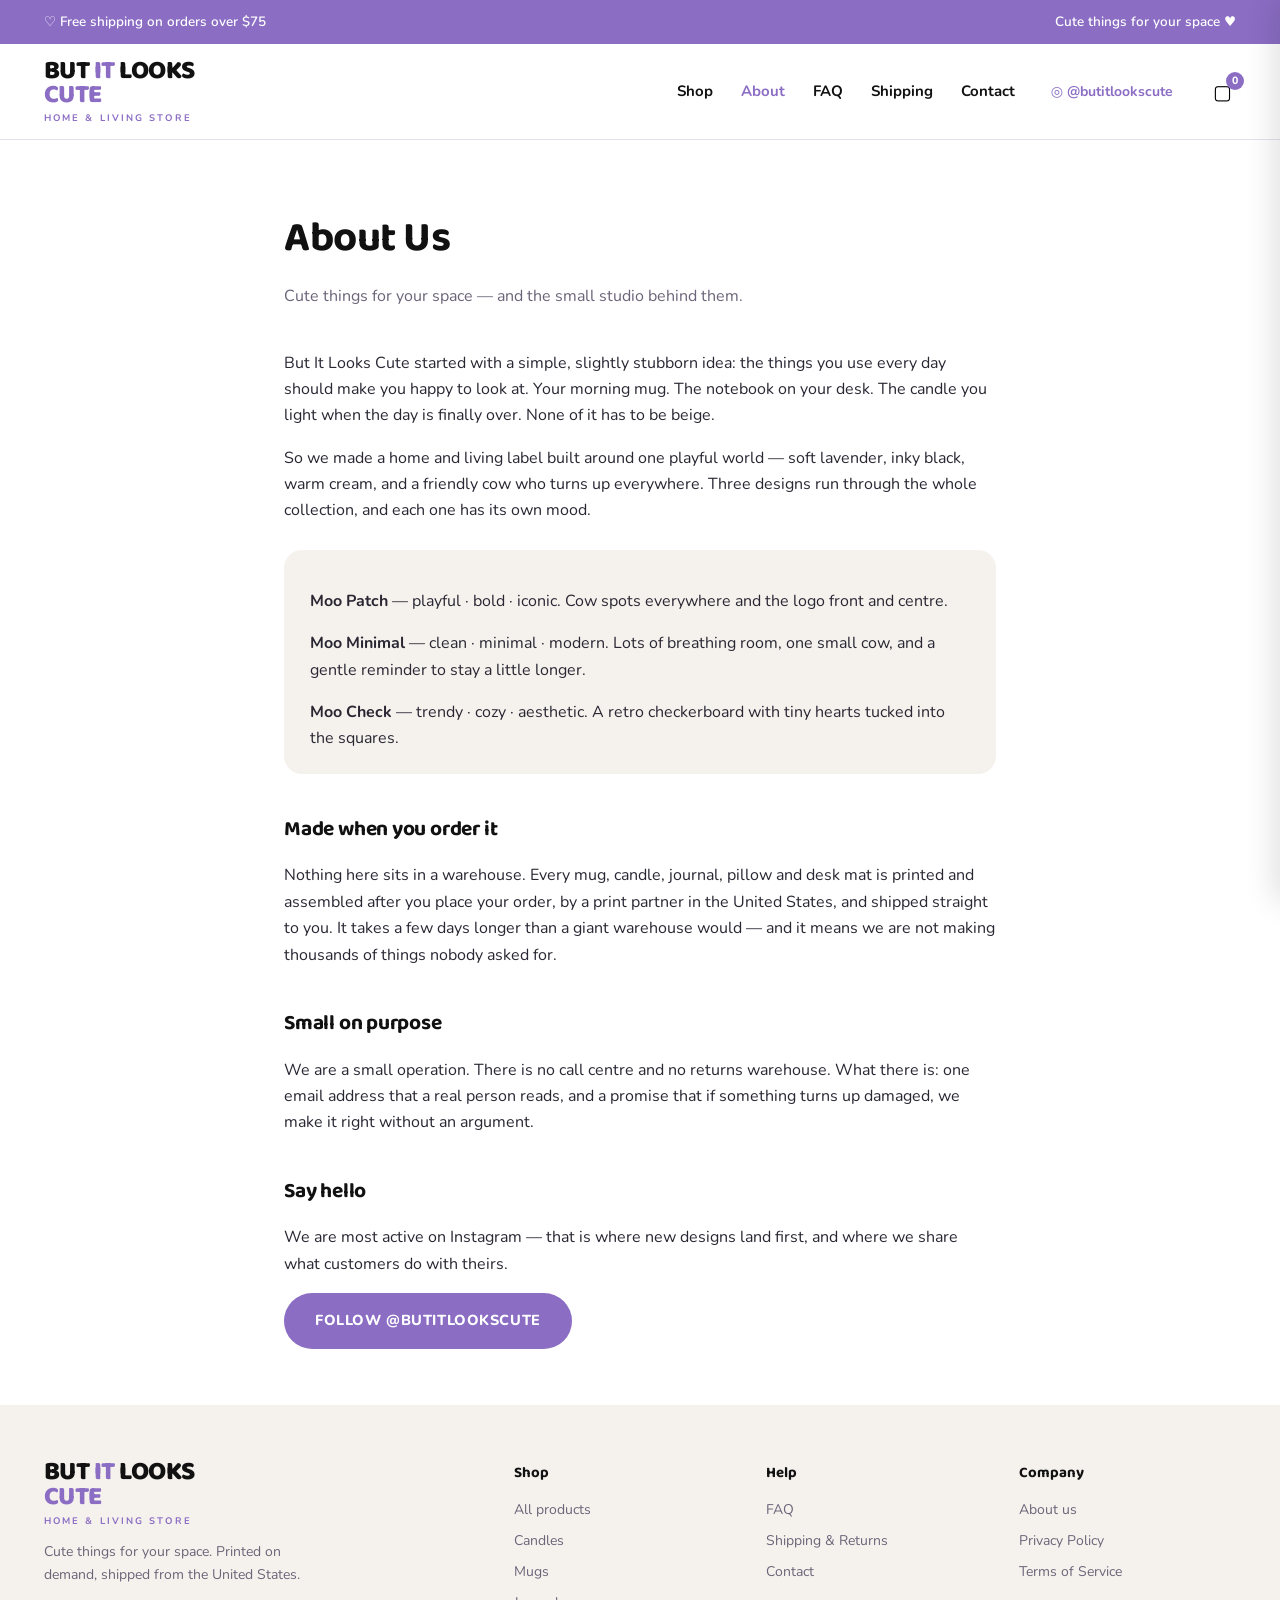
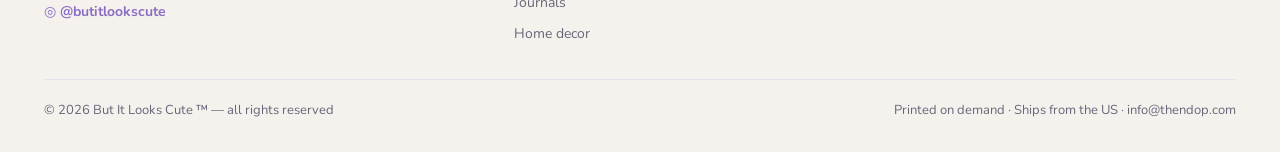
<file: about.html>
<!doctype html>
<html lang="en">
<head>
<meta charset="utf-8">
<meta name="viewport" content="width=device-width, initial-scale=1">
<title>About Us — But It Looks Cute</title>
<meta name="description" content="Cute things for your space — and the small studio behind them.">
<link rel="preconnect" href="https://fonts.googleapis.com">
<link rel="preconnect" href="https://fonts.gstatic.com" crossorigin>
<link rel="stylesheet" href="https://fonts.googleapis.com/css2?family=Baloo+2:wght@600;700;800&family=Nunito:wght@400;600;700;800&display=swap">
<link rel="stylesheet" href="/style.css">
<link rel="canonical" href="https://butitlookscute.com/about.html">
<meta name="robots" content="index, follow, max-image-preview:large">
<meta name="theme-color" content="#8B6DC4">
<meta property="og:type" content="website">
<meta property="og:site_name" content="But It Looks Cute">
<meta property="og:title" content="About Us — But It Looks Cute">
<meta property="og:description" content="Cute things for your space — and the small studio behind them.">
<meta property="og:url" content="https://butitlookscute.com/about.html">
<meta property="og:image" content="https://butitlookscute.com/img/banner-1.jpg">
<meta property="og:image:width" content="1672">
<meta property="og:image:height" content="941">
<meta name="twitter:card" content="summary_large_image">
<meta name="twitter:title" content="About Us — But It Looks Cute">
<meta name="twitter:description" content="Cute things for your space — and the small studio behind them.">
<meta name="twitter:image" content="https://butitlookscute.com/img/banner-1.jpg">
<script type="application/ld+json">{
 "@context":"https://schema.org","@type":"OnlineStore",
 "name":"But It Looks Cute","alternateName":"butitlookscute",
 "url":"https://butitlookscute.com/","logo":"https://butitlookscute.com/img/banner-1.jpg",
 "image":"https://butitlookscute.com/img/banner-1.jpg",
 "description":"Cute things for your space. Playful home and living products — mugs, candles, journals, pillows and desk mats. Printed on demand, shipped from the US.",
 "email":"info@thendop.com","sameAs":["https://instagram.com/butitlookscute"],
 "areaServed":{"@type":"Country","name":"United States"},
 "currenciesAccepted":"USD","paymentAccepted":"Credit Card"
}</script>
<script>window.MAGAZA_API="https://api.butitlookscute.com";</script>
</head>
<body>
<div class="ribbon"><div class="wrap">
  <span>♡ Free shipping on orders over $75</span>
  <span>Cute things for your space ♥</span>
</div></div>
<header><div class="wrap">
  <a class="logo" href="/">BUT <span class="p">IT</span> LOOKS<br><span class="p">CUTE</span><small>HOME &amp; LIVING STORE</small></a>
  <nav><a href="/">Shop</a><a href="/about.html" aria-current="page">About</a><a href="/faq.html">FAQ</a><a href="/shipping.html">Shipping</a><a href="/contact.html">Contact</a></nav>
  <a class="ig" href="https://instagram.com/butitlookscute" target="_blank" rel="noopener">◎ @butitlookscute</a>
  <button class="sepet-dugme" id="sepetAc" aria-label="Basket">▢<b id="sepetSayi">0</b></button>
</div></header>

<aside class="cekmece" id="cekmece" aria-label="Shopping basket">
  <header><h3>Your basket</h3><button class="kapat" id="sepetKapat" aria-label="Close" style="position:static">×</button></header>
  <div class="liste" id="sepetListe"></div>
  <div class="alt">
    <div class="toplam"><span>Subtotal</span><span id="sepetToplam">$0.00</span></div>
    <p class="kargo-not" id="kargoNot">Free shipping on orders over $75</p>
    <button class="btn btn-fill" id="odeme">CHECKOUT →</button>
  </div>
</aside>
<div class="doc"><h1>About Us</h1><p class="kicik">Cute things for your space — and the small studio behind them.</p>
<p>But It Looks Cute started with a simple, slightly stubborn idea: the things you
use every day should make you happy to look at. Your morning mug. The notebook on
your desk. The candle you light when the day is finally over. None of it has to be
beige.</p>

<p>So we made a home and living label built around one playful world — soft lavender,
inky black, warm cream, and a friendly cow who turns up everywhere. Three designs run
through the whole collection, and each one has its own mood.</p>

<div class="kutu">
  <p><strong>Moo Patch</strong> — playful · bold · iconic. Cow spots everywhere and the
  logo front and centre.</p>
  <p><strong>Moo Minimal</strong> — clean · minimal · modern. Lots of breathing room,
  one small cow, and a gentle reminder to stay a little longer.</p>
  <p><strong>Moo Check</strong> — trendy · cozy · aesthetic. A retro checkerboard with
  tiny hearts tucked into the squares.</p>
</div>

<h2>Made when you order it</h2>
<p>Nothing here sits in a warehouse. Every mug, candle, journal, pillow and desk mat is
printed and assembled after you place your order, by a print partner in the United
States, and shipped straight to you. It takes a few days longer than a giant warehouse
would — and it means we are not making thousands of things nobody asked for.</p>

<h2>Small on purpose</h2>
<p>We are a small operation. There is no call centre and no returns warehouse. What
there is: one email address that a real person reads, and a promise that if something
turns up damaged, we make it right without an argument.</p>

<h2>Say hello</h2>
<p>We are most active on Instagram — that is where new designs land first, and where
we share what customers do with theirs.</p>
<p><a class="btn btn-fill" href="https://instagram.com/butitlookscute" target="_blank" rel="noopener">FOLLOW @BUTITLOOKSCUTE</a></p>
</div><footer><div class="wrap">
  <div class="fgrid">
    <div>
      <a class="logo" href="/">BUT <span class="p">IT</span> LOOKS<br><span class="p">CUTE</span><small>HOME &amp; LIVING STORE</small></a>
      <p style="color:var(--mute);margin-top:14px;max-width:34ch">
        Cute things for your space. Printed on demand, shipped from the United States.</p>
      <p style="margin-top:12px"><a class="ig" href="https://instagram.com/butitlookscute" target="_blank" rel="noopener">◎ @butitlookscute</a></p>
    </div>
    <div><h5>Shop</h5><ul>
      <li><a href="/#shop">All products</a></li><li><a href="/#shop">Candles</a></li>
      <li><a href="/#shop">Mugs</a></li><li><a href="/#shop">Journals</a></li>
      <li><a href="/#shop">Home decor</a></li></ul></div>
    <div><h5>Help</h5><ul>
      <li><a href="/faq.html">FAQ</a></li><li><a href="/shipping.html">Shipping &amp; Returns</a></li>
      <li><a href="/contact.html">Contact</a></li></ul></div>
    <div><h5>Company</h5><ul>
      <li><a href="/about.html">About us</a></li><li><a href="/privacy.html">Privacy Policy</a></li>
      <li><a href="/terms.html">Terms of Service</a></li></ul></div>
  </div>
  <div class="fbot">
    <span>© 2026 But It Looks Cute ™ — all rights reserved</span>
    <span>Printed on demand · Ships from the US · <a href="mailto:info@thendop.com">info@thendop.com</a></span>
  </div>
</div></footer>
<script src="/sepet.js" defer></script>
</body></html>
</file>
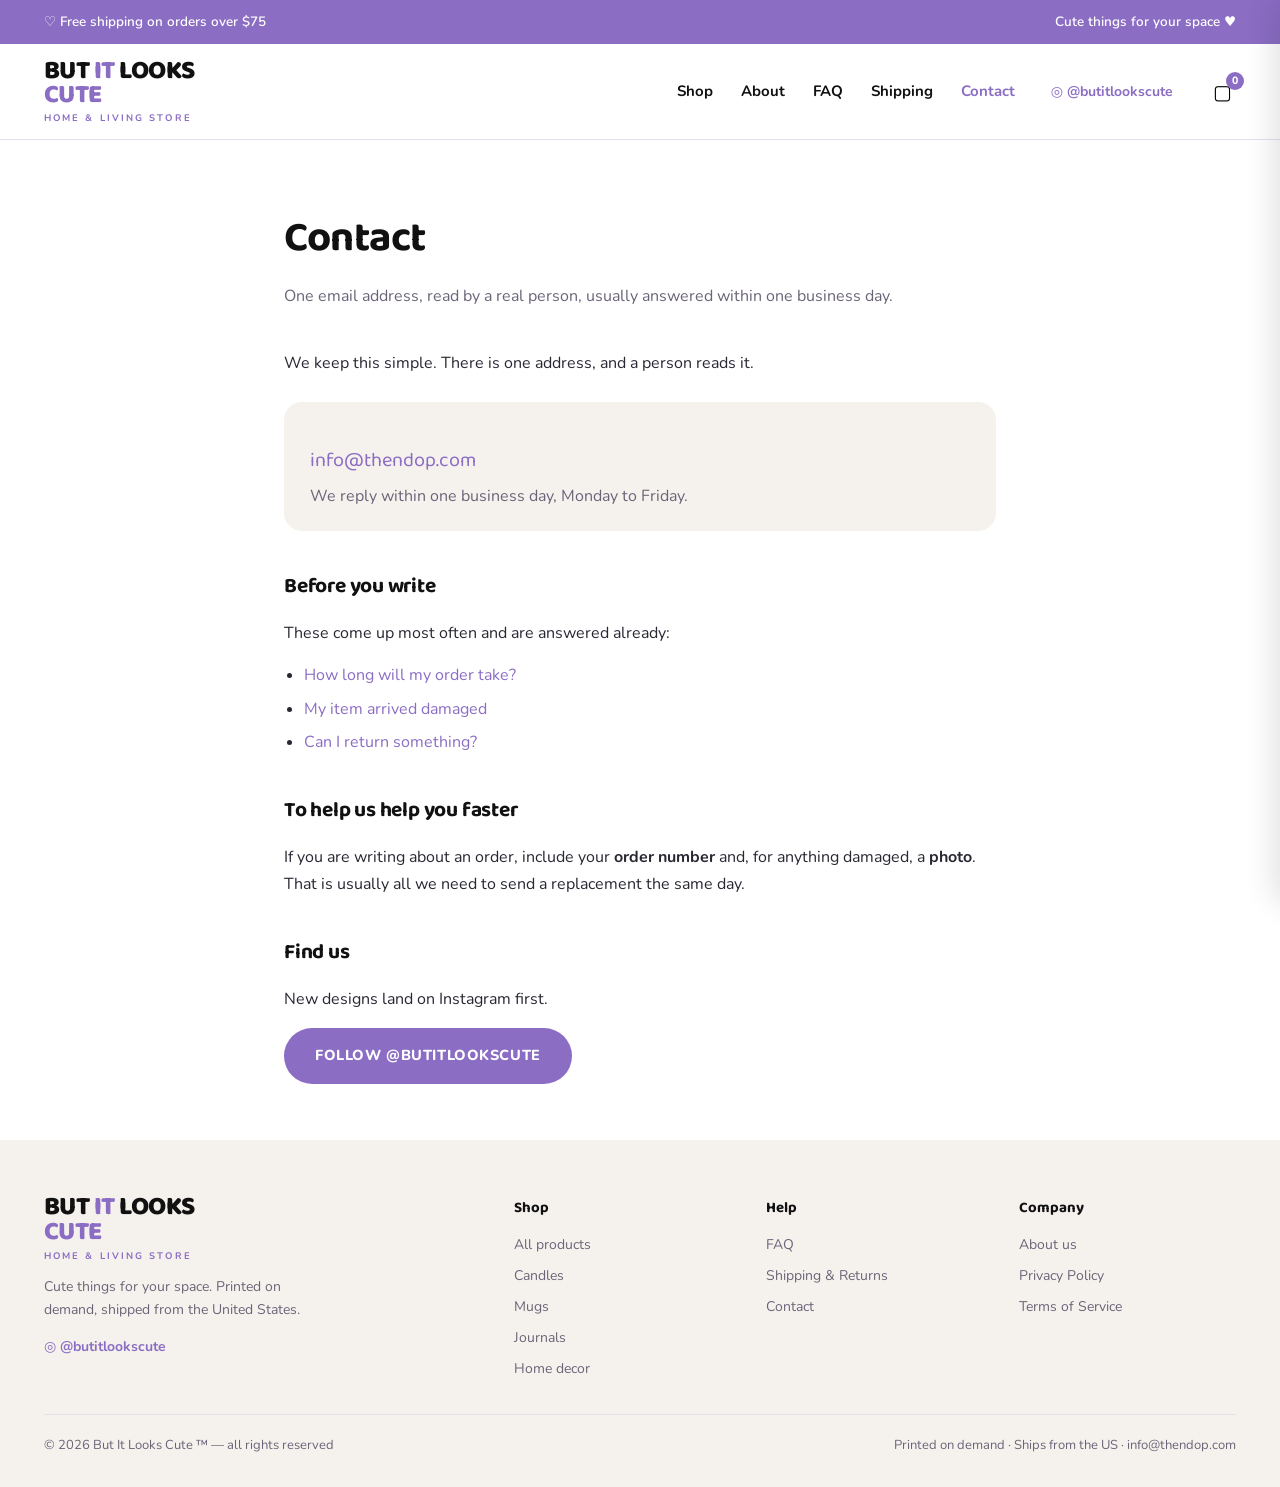
<file: contact.html>
<!doctype html>
<html lang="en">
<head>
<meta charset="utf-8">
<meta name="viewport" content="width=device-width, initial-scale=1">
<title>Contact — But It Looks Cute</title>
<meta name="description" content="One email address, read by a real person, usually answered within one business day.">
<link rel="preconnect" href="https://fonts.googleapis.com">
<link rel="preconnect" href="https://fonts.gstatic.com" crossorigin>
<link rel="stylesheet" href="https://fonts.googleapis.com/css2?family=Baloo+2:wght@600;700;800&family=Nunito:wght@400;600;700;800&display=swap">
<link rel="stylesheet" href="/style.css">
<link rel="canonical" href="https://butitlookscute.com/contact.html">
<meta name="robots" content="index, follow, max-image-preview:large">
<meta name="theme-color" content="#8B6DC4">
<meta property="og:type" content="website">
<meta property="og:site_name" content="But It Looks Cute">
<meta property="og:title" content="Contact — But It Looks Cute">
<meta property="og:description" content="One email address, read by a real person, usually answered within one business day.">
<meta property="og:url" content="https://butitlookscute.com/contact.html">
<meta property="og:image" content="https://butitlookscute.com/img/banner-1.jpg">
<meta property="og:image:width" content="1672">
<meta property="og:image:height" content="941">
<meta name="twitter:card" content="summary_large_image">
<meta name="twitter:title" content="Contact — But It Looks Cute">
<meta name="twitter:description" content="One email address, read by a real person, usually answered within one business day.">
<meta name="twitter:image" content="https://butitlookscute.com/img/banner-1.jpg">
<script type="application/ld+json">{
 "@context":"https://schema.org","@type":"OnlineStore",
 "name":"But It Looks Cute","alternateName":"butitlookscute",
 "url":"https://butitlookscute.com/","logo":"https://butitlookscute.com/img/banner-1.jpg",
 "image":"https://butitlookscute.com/img/banner-1.jpg",
 "description":"Cute things for your space. Playful home and living products — mugs, candles, journals, pillows and desk mats. Printed on demand, shipped from the US.",
 "email":"info@thendop.com","sameAs":["https://instagram.com/butitlookscute"],
 "areaServed":{"@type":"Country","name":"United States"},
 "currenciesAccepted":"USD","paymentAccepted":"Credit Card"
}</script>
<script>window.MAGAZA_API="https://api.butitlookscute.com";</script>
</head>
<body>
<div class="ribbon"><div class="wrap">
  <span>♡ Free shipping on orders over $75</span>
  <span>Cute things for your space ♥</span>
</div></div>
<header><div class="wrap">
  <a class="logo" href="/">BUT <span class="p">IT</span> LOOKS<br><span class="p">CUTE</span><small>HOME &amp; LIVING STORE</small></a>
  <nav><a href="/">Shop</a><a href="/about.html">About</a><a href="/faq.html">FAQ</a><a href="/shipping.html">Shipping</a><a href="/contact.html" aria-current="page">Contact</a></nav>
  <a class="ig" href="https://instagram.com/butitlookscute" target="_blank" rel="noopener">◎ @butitlookscute</a>
  <button class="sepet-dugme" id="sepetAc" aria-label="Basket">▢<b id="sepetSayi">0</b></button>
</div></header>

<aside class="cekmece" id="cekmece" aria-label="Shopping basket">
  <header><h3>Your basket</h3><button class="kapat" id="sepetKapat" aria-label="Close" style="position:static">×</button></header>
  <div class="liste" id="sepetListe"></div>
  <div class="alt">
    <div class="toplam"><span>Subtotal</span><span id="sepetToplam">$0.00</span></div>
    <p class="kargo-not" id="kargoNot">Free shipping on orders over $75</p>
    <button class="btn btn-fill" id="odeme">CHECKOUT →</button>
  </div>
</aside>
<div class="doc"><h1>Contact</h1><p class="kicik">One email address, read by a real person, usually answered within one business day.</p>
<p>We keep this simple. There is one address, and a person reads it.</p>

<div class="kutu">
  <p style="font-size:20px;font-family:var(--display);margin-bottom:6px">
    <a href="mailto:info@thendop.com" style="color:var(--lav)">info@thendop.com</a></p>
  <p style="color:var(--mute);margin:0">We reply within one business day, Monday to Friday.</p>
</div>

<h2>Before you write</h2>
<p>These come up most often and are answered already:</p>
<ul>
  <li><a href="/faq.html" style="color:var(--lav)">How long will my order take?</a></li>
  <li><a href="/shipping.html" style="color:var(--lav)">My item arrived damaged</a></li>
  <li><a href="/shipping.html" style="color:var(--lav)">Can I return something?</a></li>
</ul>

<h2>To help us help you faster</h2>
<p>If you are writing about an order, include your <strong>order number</strong> and,
for anything damaged, a <strong>photo</strong>. That is usually all we need to send a
replacement the same day.</p>

<h2>Find us</h2>
<p>New designs land on Instagram first.</p>
<p><a class="btn btn-fill" href="https://instagram.com/butitlookscute" target="_blank" rel="noopener">FOLLOW @BUTITLOOKSCUTE</a></p>
</div><footer><div class="wrap">
  <div class="fgrid">
    <div>
      <a class="logo" href="/">BUT <span class="p">IT</span> LOOKS<br><span class="p">CUTE</span><small>HOME &amp; LIVING STORE</small></a>
      <p style="color:var(--mute);margin-top:14px;max-width:34ch">
        Cute things for your space. Printed on demand, shipped from the United States.</p>
      <p style="margin-top:12px"><a class="ig" href="https://instagram.com/butitlookscute" target="_blank" rel="noopener">◎ @butitlookscute</a></p>
    </div>
    <div><h5>Shop</h5><ul>
      <li><a href="/#shop">All products</a></li><li><a href="/#shop">Candles</a></li>
      <li><a href="/#shop">Mugs</a></li><li><a href="/#shop">Journals</a></li>
      <li><a href="/#shop">Home decor</a></li></ul></div>
    <div><h5>Help</h5><ul>
      <li><a href="/faq.html">FAQ</a></li><li><a href="/shipping.html">Shipping &amp; Returns</a></li>
      <li><a href="/contact.html">Contact</a></li></ul></div>
    <div><h5>Company</h5><ul>
      <li><a href="/about.html">About us</a></li><li><a href="/privacy.html">Privacy Policy</a></li>
      <li><a href="/terms.html">Terms of Service</a></li></ul></div>
  </div>
  <div class="fbot">
    <span>© 2026 But It Looks Cute ™ — all rights reserved</span>
    <span>Printed on demand · Ships from the US · <a href="mailto:info@thendop.com">info@thendop.com</a></span>
  </div>
</div></footer>
<script src="/sepet.js" defer></script>
</body></html>
</file>
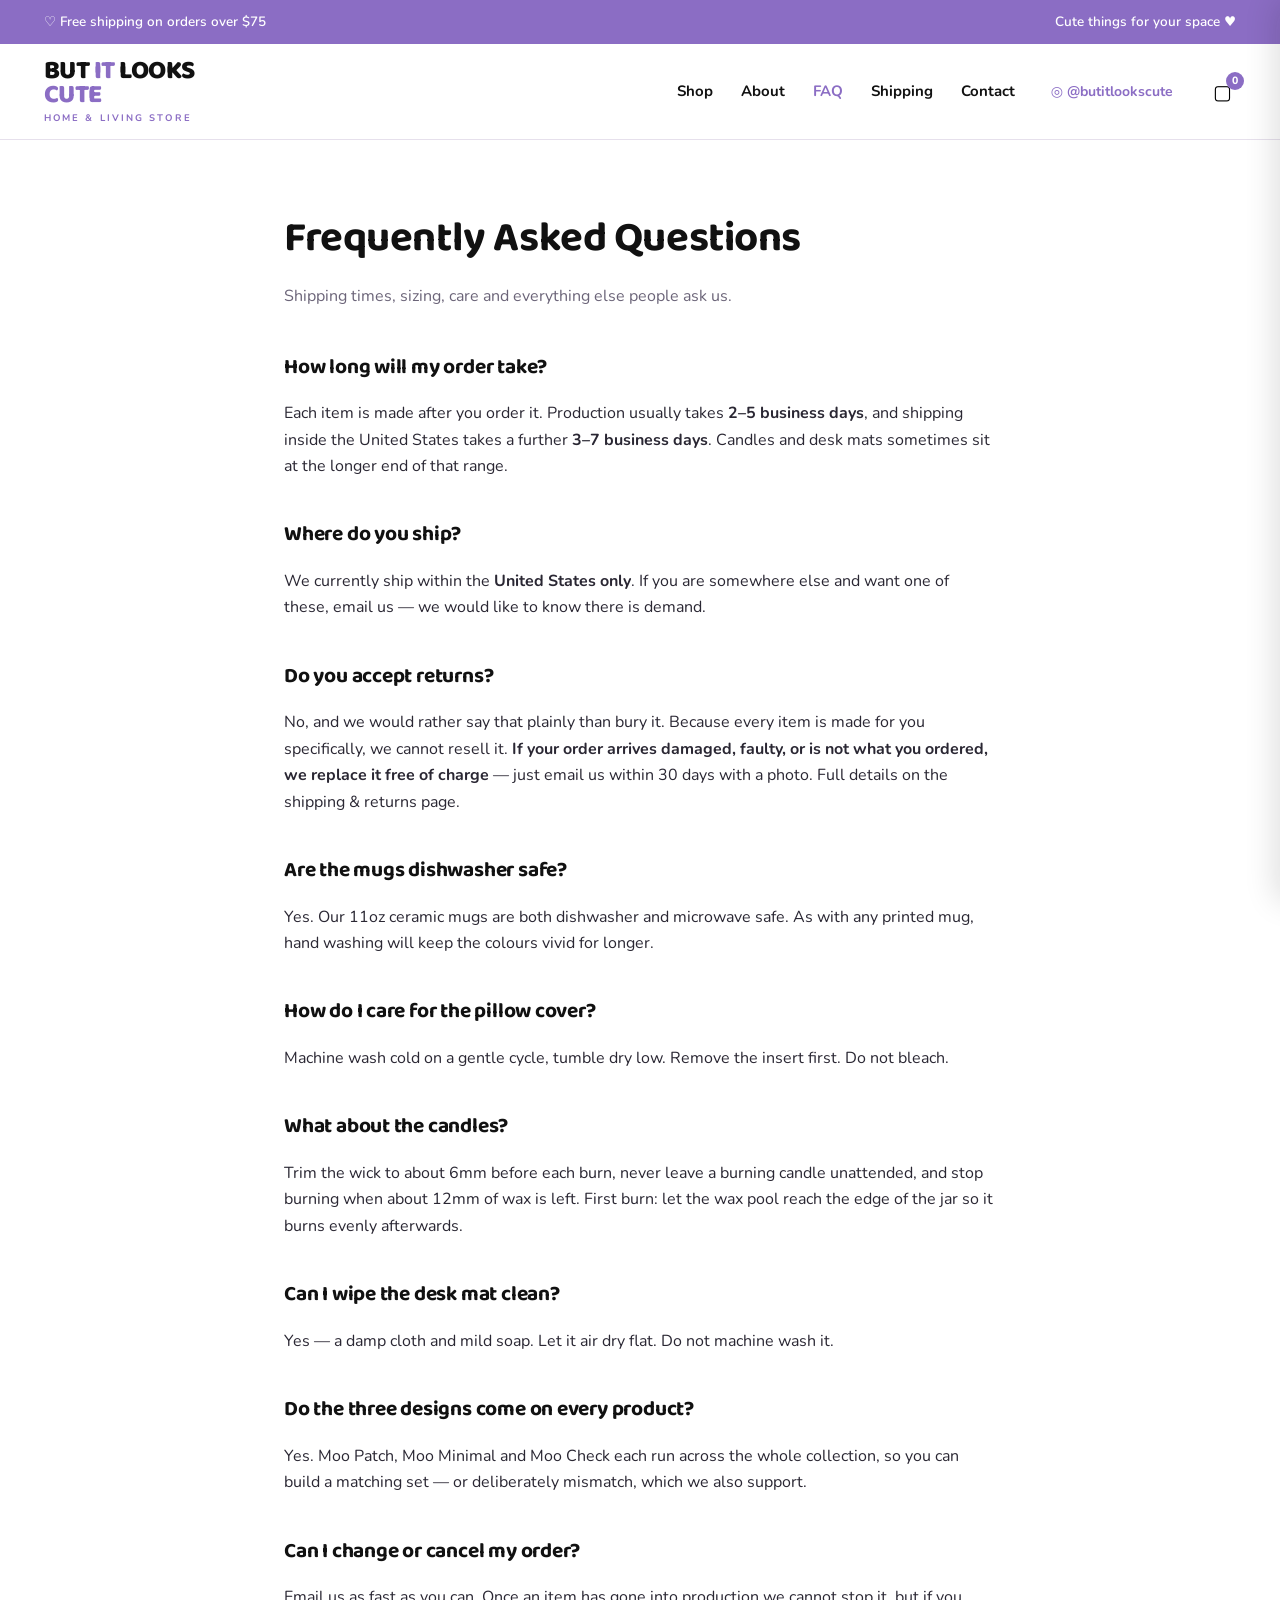
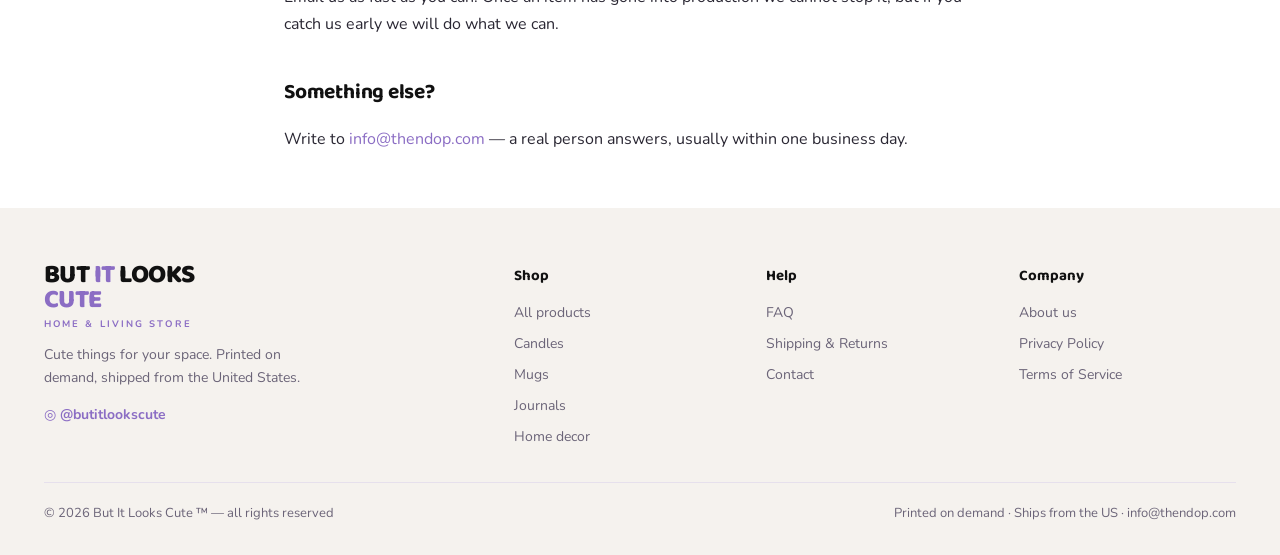
<file: faq.html>
<!doctype html>
<html lang="en">
<head>
<meta charset="utf-8">
<meta name="viewport" content="width=device-width, initial-scale=1">
<title>Frequently Asked Questions — But It Looks Cute</title>
<meta name="description" content="Shipping times, sizing, care and everything else people ask us.">
<link rel="preconnect" href="https://fonts.googleapis.com">
<link rel="preconnect" href="https://fonts.gstatic.com" crossorigin>
<link rel="stylesheet" href="https://fonts.googleapis.com/css2?family=Baloo+2:wght@600;700;800&family=Nunito:wght@400;600;700;800&display=swap">
<link rel="stylesheet" href="/style.css">
<link rel="canonical" href="https://butitlookscute.com/faq.html">
<meta name="robots" content="index, follow, max-image-preview:large">
<meta name="theme-color" content="#8B6DC4">
<meta property="og:type" content="website">
<meta property="og:site_name" content="But It Looks Cute">
<meta property="og:title" content="Frequently Asked Questions — But It Looks Cute">
<meta property="og:description" content="Shipping times, sizing, care and everything else people ask us.">
<meta property="og:url" content="https://butitlookscute.com/faq.html">
<meta property="og:image" content="https://butitlookscute.com/img/banner-1.jpg">
<meta property="og:image:width" content="1672">
<meta property="og:image:height" content="941">
<meta name="twitter:card" content="summary_large_image">
<meta name="twitter:title" content="Frequently Asked Questions — But It Looks Cute">
<meta name="twitter:description" content="Shipping times, sizing, care and everything else people ask us.">
<meta name="twitter:image" content="https://butitlookscute.com/img/banner-1.jpg">
<script type="application/ld+json">{
 "@context":"https://schema.org","@type":"OnlineStore",
 "name":"But It Looks Cute","alternateName":"butitlookscute",
 "url":"https://butitlookscute.com/","logo":"https://butitlookscute.com/img/banner-1.jpg",
 "image":"https://butitlookscute.com/img/banner-1.jpg",
 "description":"Cute things for your space. Playful home and living products — mugs, candles, journals, pillows and desk mats. Printed on demand, shipped from the US.",
 "email":"info@thendop.com","sameAs":["https://instagram.com/butitlookscute"],
 "areaServed":{"@type":"Country","name":"United States"},
 "currenciesAccepted":"USD","paymentAccepted":"Credit Card"
}</script>
<script>window.MAGAZA_API="https://api.butitlookscute.com";</script>
</head>
<body>
<div class="ribbon"><div class="wrap">
  <span>♡ Free shipping on orders over $75</span>
  <span>Cute things for your space ♥</span>
</div></div>
<header><div class="wrap">
  <a class="logo" href="/">BUT <span class="p">IT</span> LOOKS<br><span class="p">CUTE</span><small>HOME &amp; LIVING STORE</small></a>
  <nav><a href="/">Shop</a><a href="/about.html">About</a><a href="/faq.html" aria-current="page">FAQ</a><a href="/shipping.html">Shipping</a><a href="/contact.html">Contact</a></nav>
  <a class="ig" href="https://instagram.com/butitlookscute" target="_blank" rel="noopener">◎ @butitlookscute</a>
  <button class="sepet-dugme" id="sepetAc" aria-label="Basket">▢<b id="sepetSayi">0</b></button>
</div></header>

<aside class="cekmece" id="cekmece" aria-label="Shopping basket">
  <header><h3>Your basket</h3><button class="kapat" id="sepetKapat" aria-label="Close" style="position:static">×</button></header>
  <div class="liste" id="sepetListe"></div>
  <div class="alt">
    <div class="toplam"><span>Subtotal</span><span id="sepetToplam">$0.00</span></div>
    <p class="kargo-not" id="kargoNot">Free shipping on orders over $75</p>
    <button class="btn btn-fill" id="odeme">CHECKOUT →</button>
  </div>
</aside>
<div class="doc"><h1>Frequently Asked Questions</h1><p class="kicik">Shipping times, sizing, care and everything else people ask us.</p>
<h2>How long will my order take?</h2>
<p>Each item is made after you order it. Production usually takes <strong>2–5 business
days</strong>, and shipping inside the United States takes a further <strong>3–7
business days</strong>. Candles and desk mats sometimes sit at the longer end of that
range.</p>

<h2>Where do you ship?</h2>
<p>We currently ship within the <strong>United States only</strong>. If you are
somewhere else and want one of these, email us — we would like to know there is demand.</p>

<h2>Do you accept returns?</h2>
<p>No, and we would rather say that plainly than bury it. Because every item is made
for you specifically, we cannot resell it. <strong>If your order arrives damaged,
faulty, or is not what you ordered, we replace it free of charge</strong> — just email
us within 30 days with a photo. Full details on the
<a href="/shipping.html">shipping &amp; returns</a> page.</p>

<h2>Are the mugs dishwasher safe?</h2>
<p>Yes. Our 11oz ceramic mugs are both dishwasher and microwave safe. As with any
printed mug, hand washing will keep the colours vivid for longer.</p>

<h2>How do I care for the pillow cover?</h2>
<p>Machine wash cold on a gentle cycle, tumble dry low. Remove the insert first.
Do not bleach.</p>

<h2>What about the candles?</h2>
<p>Trim the wick to about 6mm before each burn, never leave a burning candle
unattended, and stop burning when about 12mm of wax is left. First burn: let the wax
pool reach the edge of the jar so it burns evenly afterwards.</p>

<h2>Can I wipe the desk mat clean?</h2>
<p>Yes — a damp cloth and mild soap. Let it air dry flat. Do not machine wash it.</p>

<h2>Do the three designs come on every product?</h2>
<p>Yes. Moo Patch, Moo Minimal and Moo Check each run across the whole collection, so
you can build a matching set — or deliberately mismatch, which we also support.</p>

<h2>Can I change or cancel my order?</h2>
<p>Email us as fast as you can. Once an item has gone into production we cannot stop
it, but if you catch us early we will do what we can.</p>

<h2>Something else?</h2>
<p>Write to <a href="mailto:info@thendop.com" style="color:var(--lav)">info@thendop.com</a> — a real person
answers, usually within one business day.</p>
</div><footer><div class="wrap">
  <div class="fgrid">
    <div>
      <a class="logo" href="/">BUT <span class="p">IT</span> LOOKS<br><span class="p">CUTE</span><small>HOME &amp; LIVING STORE</small></a>
      <p style="color:var(--mute);margin-top:14px;max-width:34ch">
        Cute things for your space. Printed on demand, shipped from the United States.</p>
      <p style="margin-top:12px"><a class="ig" href="https://instagram.com/butitlookscute" target="_blank" rel="noopener">◎ @butitlookscute</a></p>
    </div>
    <div><h5>Shop</h5><ul>
      <li><a href="/#shop">All products</a></li><li><a href="/#shop">Candles</a></li>
      <li><a href="/#shop">Mugs</a></li><li><a href="/#shop">Journals</a></li>
      <li><a href="/#shop">Home decor</a></li></ul></div>
    <div><h5>Help</h5><ul>
      <li><a href="/faq.html">FAQ</a></li><li><a href="/shipping.html">Shipping &amp; Returns</a></li>
      <li><a href="/contact.html">Contact</a></li></ul></div>
    <div><h5>Company</h5><ul>
      <li><a href="/about.html">About us</a></li><li><a href="/privacy.html">Privacy Policy</a></li>
      <li><a href="/terms.html">Terms of Service</a></li></ul></div>
  </div>
  <div class="fbot">
    <span>© 2026 But It Looks Cute ™ — all rights reserved</span>
    <span>Printed on demand · Ships from the US · <a href="mailto:info@thendop.com">info@thendop.com</a></span>
  </div>
</div></footer>
<script src="/sepet.js" defer></script>
</body></html>
</file>
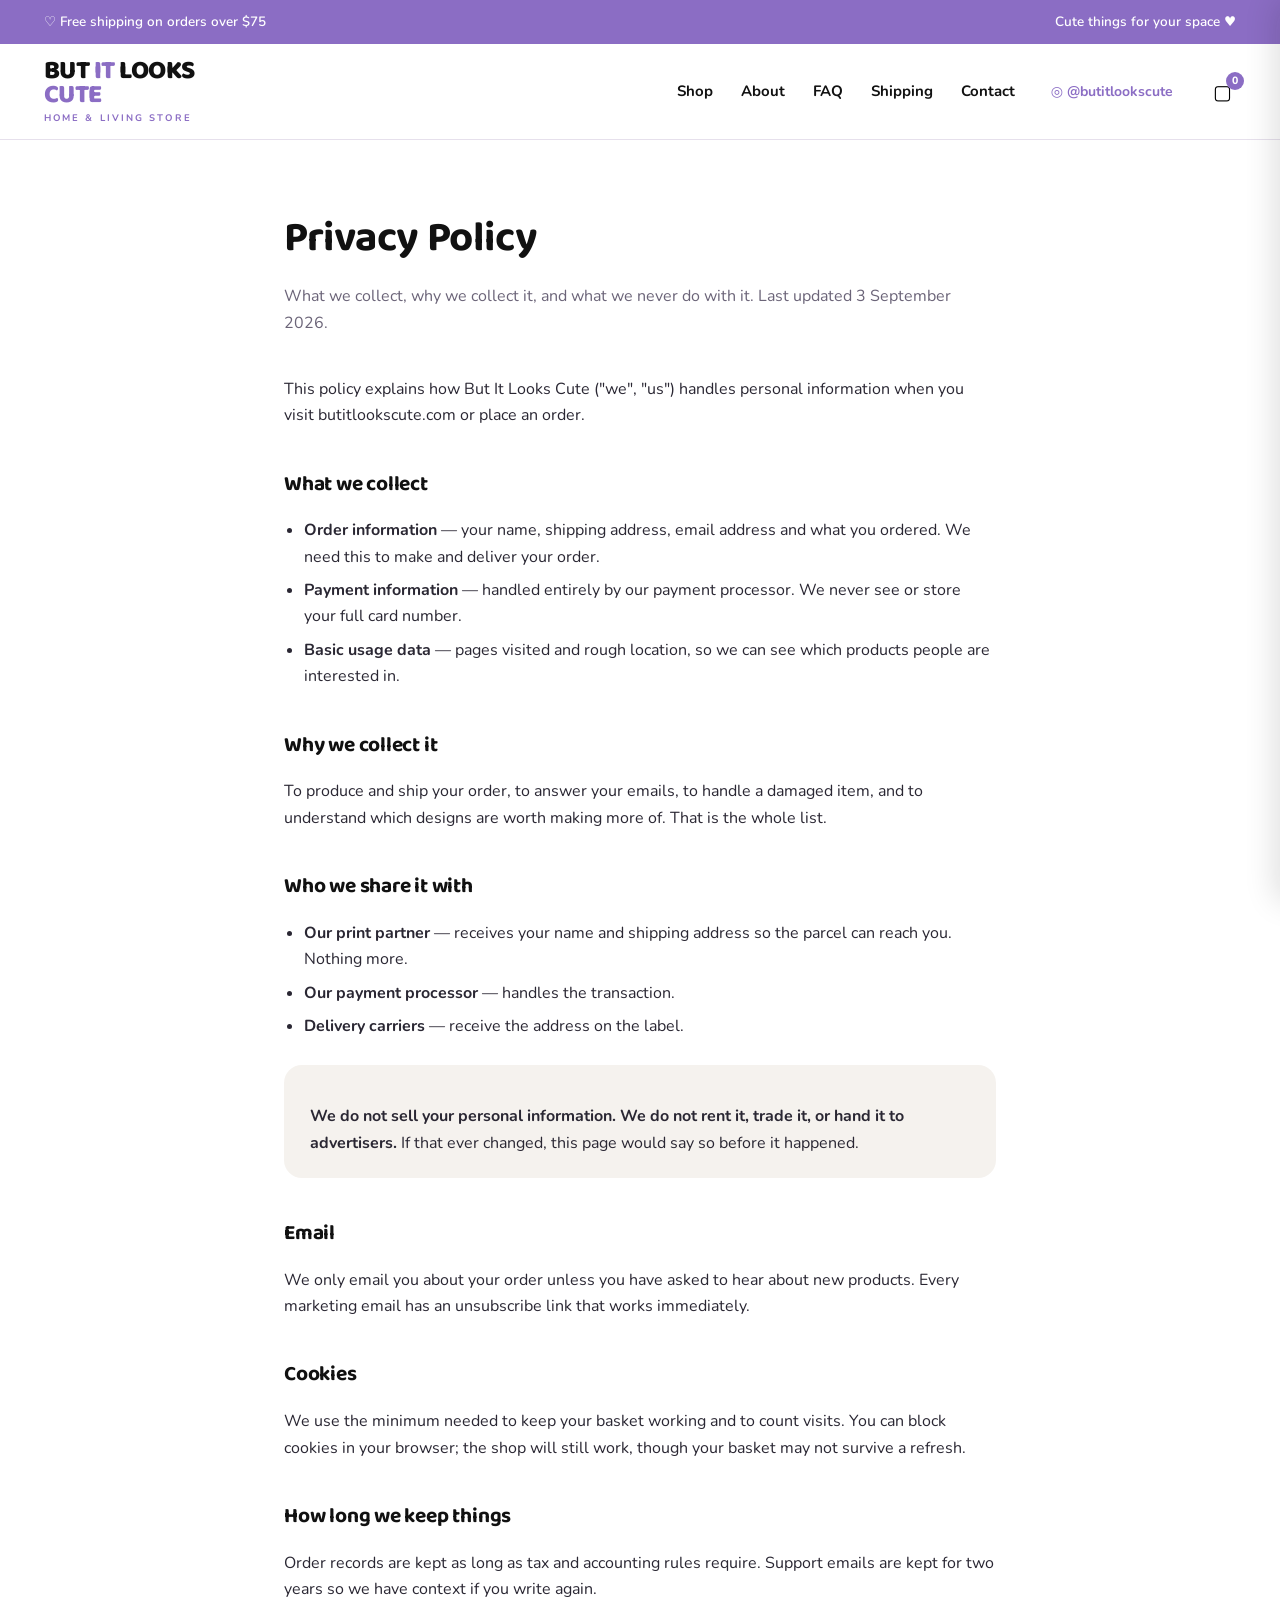
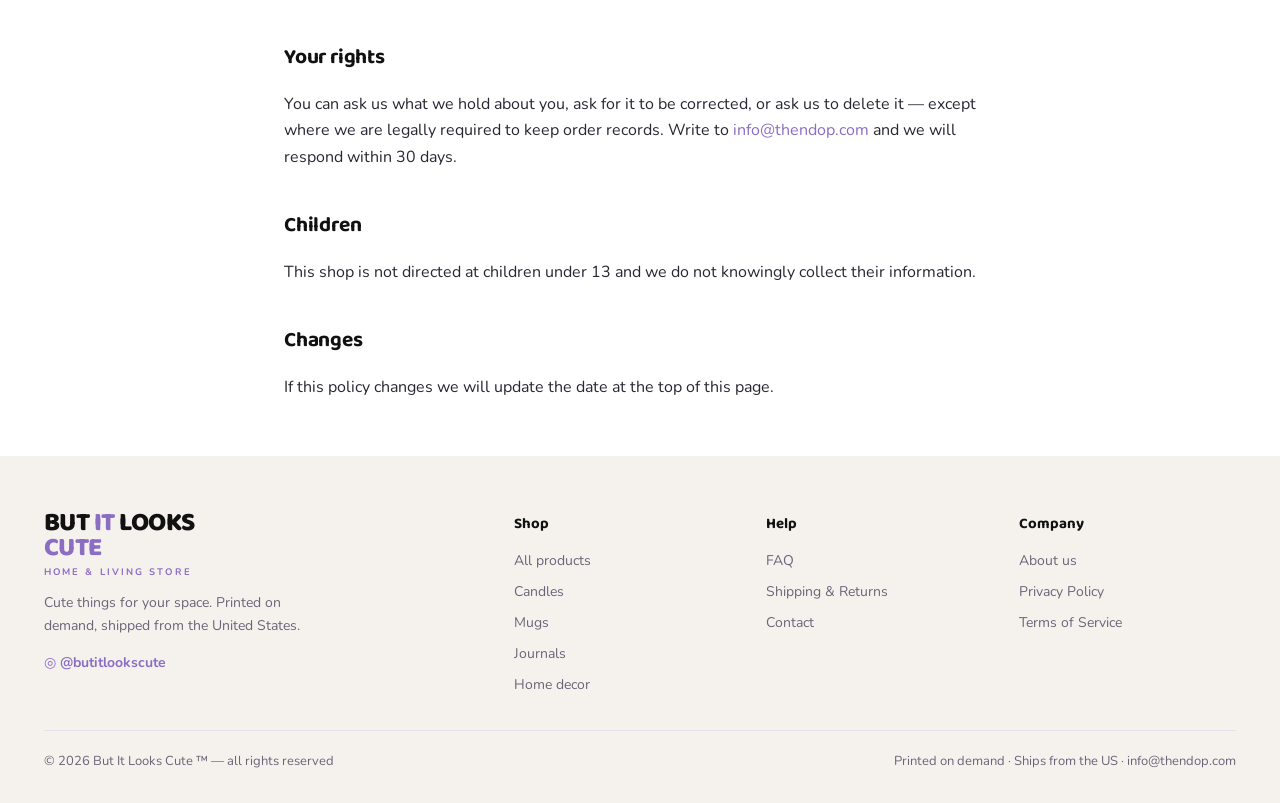
<file: privacy.html>
<!doctype html>
<html lang="en">
<head>
<meta charset="utf-8">
<meta name="viewport" content="width=device-width, initial-scale=1">
<title>Privacy Policy — But It Looks Cute</title>
<meta name="description" content="What we collect, why we collect it, and what we never do with it. Last updated 3 September 2026.">
<link rel="preconnect" href="https://fonts.googleapis.com">
<link rel="preconnect" href="https://fonts.gstatic.com" crossorigin>
<link rel="stylesheet" href="https://fonts.googleapis.com/css2?family=Baloo+2:wght@600;700;800&family=Nunito:wght@400;600;700;800&display=swap">
<link rel="stylesheet" href="/style.css">
<link rel="canonical" href="https://butitlookscute.com/privacy.html">
<meta name="robots" content="index, follow, max-image-preview:large">
<meta name="theme-color" content="#8B6DC4">
<meta property="og:type" content="website">
<meta property="og:site_name" content="But It Looks Cute">
<meta property="og:title" content="Privacy Policy — But It Looks Cute">
<meta property="og:description" content="What we collect, why we collect it, and what we never do with it. Last updated 3 September 2026.">
<meta property="og:url" content="https://butitlookscute.com/privacy.html">
<meta property="og:image" content="https://butitlookscute.com/img/banner-1.jpg">
<meta property="og:image:width" content="1672">
<meta property="og:image:height" content="941">
<meta name="twitter:card" content="summary_large_image">
<meta name="twitter:title" content="Privacy Policy — But It Looks Cute">
<meta name="twitter:description" content="What we collect, why we collect it, and what we never do with it. Last updated 3 September 2026.">
<meta name="twitter:image" content="https://butitlookscute.com/img/banner-1.jpg">
<script type="application/ld+json">{
 "@context":"https://schema.org","@type":"OnlineStore",
 "name":"But It Looks Cute","alternateName":"butitlookscute",
 "url":"https://butitlookscute.com/","logo":"https://butitlookscute.com/img/banner-1.jpg",
 "image":"https://butitlookscute.com/img/banner-1.jpg",
 "description":"Cute things for your space. Playful home and living products — mugs, candles, journals, pillows and desk mats. Printed on demand, shipped from the US.",
 "email":"info@thendop.com","sameAs":["https://instagram.com/butitlookscute"],
 "areaServed":{"@type":"Country","name":"United States"},
 "currenciesAccepted":"USD","paymentAccepted":"Credit Card"
}</script>
<script>window.MAGAZA_API="https://api.butitlookscute.com";</script>
</head>
<body>
<div class="ribbon"><div class="wrap">
  <span>♡ Free shipping on orders over $75</span>
  <span>Cute things for your space ♥</span>
</div></div>
<header><div class="wrap">
  <a class="logo" href="/">BUT <span class="p">IT</span> LOOKS<br><span class="p">CUTE</span><small>HOME &amp; LIVING STORE</small></a>
  <nav><a href="/">Shop</a><a href="/about.html">About</a><a href="/faq.html">FAQ</a><a href="/shipping.html">Shipping</a><a href="/contact.html">Contact</a></nav>
  <a class="ig" href="https://instagram.com/butitlookscute" target="_blank" rel="noopener">◎ @butitlookscute</a>
  <button class="sepet-dugme" id="sepetAc" aria-label="Basket">▢<b id="sepetSayi">0</b></button>
</div></header>

<aside class="cekmece" id="cekmece" aria-label="Shopping basket">
  <header><h3>Your basket</h3><button class="kapat" id="sepetKapat" aria-label="Close" style="position:static">×</button></header>
  <div class="liste" id="sepetListe"></div>
  <div class="alt">
    <div class="toplam"><span>Subtotal</span><span id="sepetToplam">$0.00</span></div>
    <p class="kargo-not" id="kargoNot">Free shipping on orders over $75</p>
    <button class="btn btn-fill" id="odeme">CHECKOUT →</button>
  </div>
</aside>
<div class="doc"><h1>Privacy Policy</h1><p class="kicik">What we collect, why we collect it, and what we never do with it. Last updated 3 September 2026.</p>
<p>This policy explains how But It Looks Cute ("we", "us") handles personal information
when you visit butitlookscute.com or place an order.</p>

<h2>What we collect</h2>
<ul>
  <li><strong>Order information</strong> — your name, shipping address, email address and
    what you ordered. We need this to make and deliver your order.</li>
  <li><strong>Payment information</strong> — handled entirely by our payment processor.
    We never see or store your full card number.</li>
  <li><strong>Basic usage data</strong> — pages visited and rough location, so we can see
    which products people are interested in.</li>
</ul>

<h2>Why we collect it</h2>
<p>To produce and ship your order, to answer your emails, to handle a damaged item, and
to understand which designs are worth making more of. That is the whole list.</p>

<h2>Who we share it with</h2>
<ul>
  <li><strong>Our print partner</strong> — receives your name and shipping address so the
    parcel can reach you. Nothing more.</li>
  <li><strong>Our payment processor</strong> — handles the transaction.</li>
  <li><strong>Delivery carriers</strong> — receive the address on the label.</li>
</ul>
<div class="kutu">
  <p><strong>We do not sell your personal information. We do not rent it, trade it, or
  hand it to advertisers.</strong> If that ever changed, this page would say so before it
  happened.</p>
</div>

<h2>Email</h2>
<p>We only email you about your order unless you have asked to hear about new products.
Every marketing email has an unsubscribe link that works immediately.</p>

<h2>Cookies</h2>
<p>We use the minimum needed to keep your basket working and to count visits. You can
block cookies in your browser; the shop will still work, though your basket may not
survive a refresh.</p>

<h2>How long we keep things</h2>
<p>Order records are kept as long as tax and accounting rules require. Support emails are
kept for two years so we have context if you write again.</p>

<h2>Your rights</h2>
<p>You can ask us what we hold about you, ask for it to be corrected, or ask us to delete
it — except where we are legally required to keep order records. Write to
<a href="mailto:info@thendop.com" style="color:var(--lav)">info@thendop.com</a> and we will respond within
30 days.</p>

<h2>Children</h2>
<p>This shop is not directed at children under 13 and we do not knowingly collect their
information.</p>

<h2>Changes</h2>
<p>If this policy changes we will update the date at the top of this page.</p>
</div><footer><div class="wrap">
  <div class="fgrid">
    <div>
      <a class="logo" href="/">BUT <span class="p">IT</span> LOOKS<br><span class="p">CUTE</span><small>HOME &amp; LIVING STORE</small></a>
      <p style="color:var(--mute);margin-top:14px;max-width:34ch">
        Cute things for your space. Printed on demand, shipped from the United States.</p>
      <p style="margin-top:12px"><a class="ig" href="https://instagram.com/butitlookscute" target="_blank" rel="noopener">◎ @butitlookscute</a></p>
    </div>
    <div><h5>Shop</h5><ul>
      <li><a href="/#shop">All products</a></li><li><a href="/#shop">Candles</a></li>
      <li><a href="/#shop">Mugs</a></li><li><a href="/#shop">Journals</a></li>
      <li><a href="/#shop">Home decor</a></li></ul></div>
    <div><h5>Help</h5><ul>
      <li><a href="/faq.html">FAQ</a></li><li><a href="/shipping.html">Shipping &amp; Returns</a></li>
      <li><a href="/contact.html">Contact</a></li></ul></div>
    <div><h5>Company</h5><ul>
      <li><a href="/about.html">About us</a></li><li><a href="/privacy.html">Privacy Policy</a></li>
      <li><a href="/terms.html">Terms of Service</a></li></ul></div>
  </div>
  <div class="fbot">
    <span>© 2026 But It Looks Cute ™ — all rights reserved</span>
    <span>Printed on demand · Ships from the US · <a href="mailto:info@thendop.com">info@thendop.com</a></span>
  </div>
</div></footer>
<script src="/sepet.js" defer></script>
</body></html>
</file>
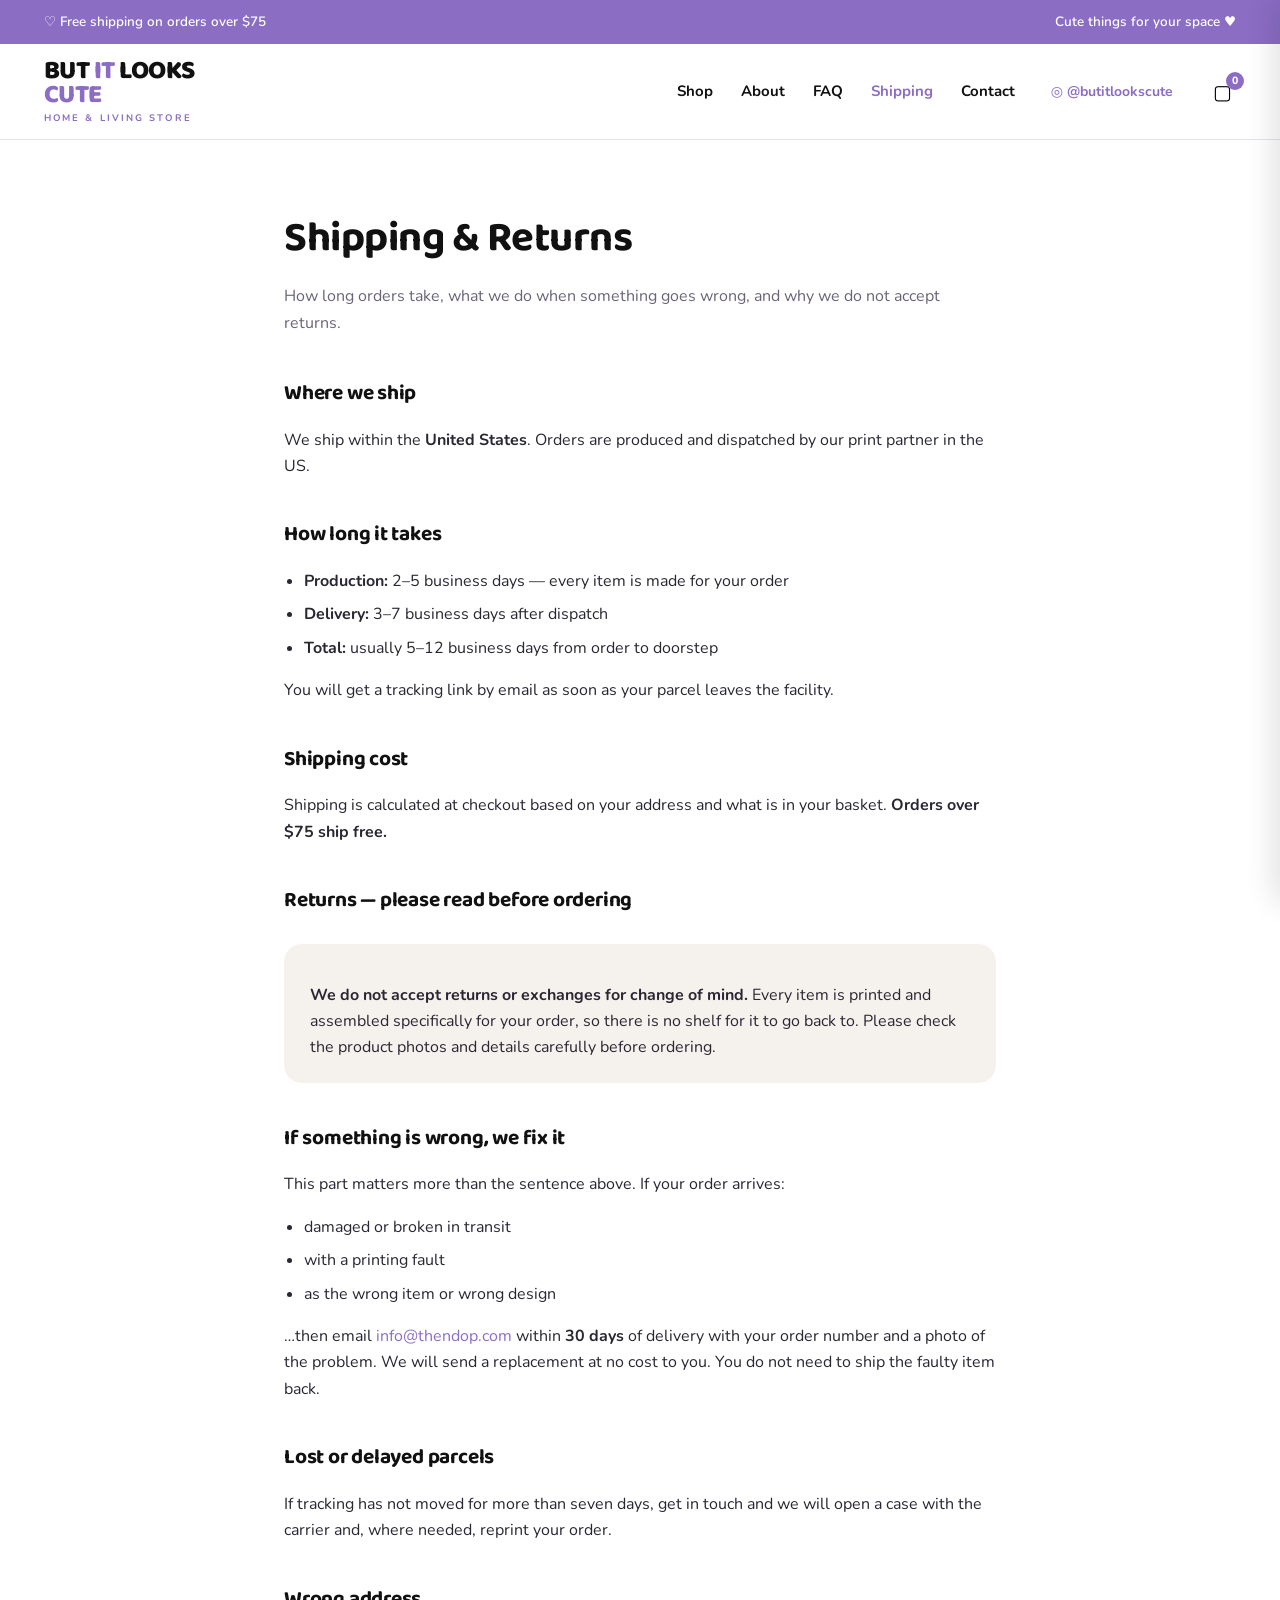
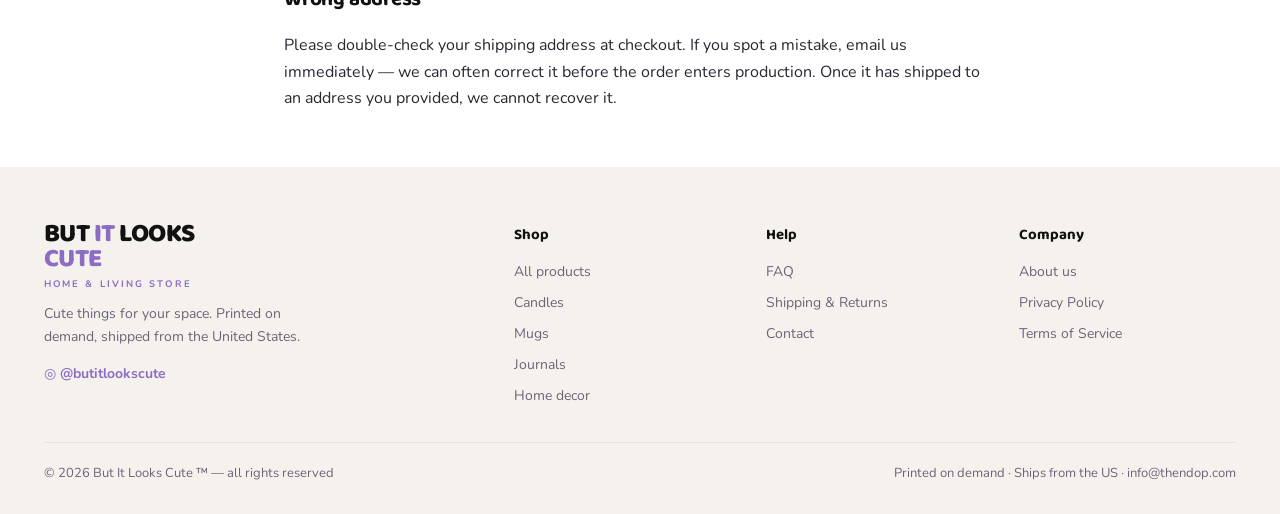
<file: shipping.html>
<!doctype html>
<html lang="en">
<head>
<meta charset="utf-8">
<meta name="viewport" content="width=device-width, initial-scale=1">
<title>Shipping &amp; Returns — But It Looks Cute</title>
<meta name="description" content="How long orders take, what we do when something goes wrong, and why we do not accept returns.">
<link rel="preconnect" href="https://fonts.googleapis.com">
<link rel="preconnect" href="https://fonts.gstatic.com" crossorigin>
<link rel="stylesheet" href="https://fonts.googleapis.com/css2?family=Baloo+2:wght@600;700;800&family=Nunito:wght@400;600;700;800&display=swap">
<link rel="stylesheet" href="/style.css">
<link rel="canonical" href="https://butitlookscute.com/shipping.html">
<meta name="robots" content="index, follow, max-image-preview:large">
<meta name="theme-color" content="#8B6DC4">
<meta property="og:type" content="website">
<meta property="og:site_name" content="But It Looks Cute">
<meta property="og:title" content="Shipping &amp; Returns — But It Looks Cute">
<meta property="og:description" content="How long orders take, what we do when something goes wrong, and why we do not accept returns.">
<meta property="og:url" content="https://butitlookscute.com/shipping.html">
<meta property="og:image" content="https://butitlookscute.com/img/banner-1.jpg">
<meta property="og:image:width" content="1672">
<meta property="og:image:height" content="941">
<meta name="twitter:card" content="summary_large_image">
<meta name="twitter:title" content="Shipping &amp; Returns — But It Looks Cute">
<meta name="twitter:description" content="How long orders take, what we do when something goes wrong, and why we do not accept returns.">
<meta name="twitter:image" content="https://butitlookscute.com/img/banner-1.jpg">
<script type="application/ld+json">{
 "@context":"https://schema.org","@type":"OnlineStore",
 "name":"But It Looks Cute","alternateName":"butitlookscute",
 "url":"https://butitlookscute.com/","logo":"https://butitlookscute.com/img/banner-1.jpg",
 "image":"https://butitlookscute.com/img/banner-1.jpg",
 "description":"Cute things for your space. Playful home and living products — mugs, candles, journals, pillows and desk mats. Printed on demand, shipped from the US.",
 "email":"info@thendop.com","sameAs":["https://instagram.com/butitlookscute"],
 "areaServed":{"@type":"Country","name":"United States"},
 "currenciesAccepted":"USD","paymentAccepted":"Credit Card"
}</script>
<script>window.MAGAZA_API="https://api.butitlookscute.com";</script>
</head>
<body>
<div class="ribbon"><div class="wrap">
  <span>♡ Free shipping on orders over $75</span>
  <span>Cute things for your space ♥</span>
</div></div>
<header><div class="wrap">
  <a class="logo" href="/">BUT <span class="p">IT</span> LOOKS<br><span class="p">CUTE</span><small>HOME &amp; LIVING STORE</small></a>
  <nav><a href="/">Shop</a><a href="/about.html">About</a><a href="/faq.html">FAQ</a><a href="/shipping.html" aria-current="page">Shipping</a><a href="/contact.html">Contact</a></nav>
  <a class="ig" href="https://instagram.com/butitlookscute" target="_blank" rel="noopener">◎ @butitlookscute</a>
  <button class="sepet-dugme" id="sepetAc" aria-label="Basket">▢<b id="sepetSayi">0</b></button>
</div></header>

<aside class="cekmece" id="cekmece" aria-label="Shopping basket">
  <header><h3>Your basket</h3><button class="kapat" id="sepetKapat" aria-label="Close" style="position:static">×</button></header>
  <div class="liste" id="sepetListe"></div>
  <div class="alt">
    <div class="toplam"><span>Subtotal</span><span id="sepetToplam">$0.00</span></div>
    <p class="kargo-not" id="kargoNot">Free shipping on orders over $75</p>
    <button class="btn btn-fill" id="odeme">CHECKOUT →</button>
  </div>
</aside>
<div class="doc"><h1>Shipping &amp; Returns</h1><p class="kicik">How long orders take, what we do when something goes wrong, and why we do not accept returns.</p>
<h2>Where we ship</h2>
<p>We ship within the <strong>United States</strong>. Orders are produced and dispatched
by our print partner in the US.</p>

<h2>How long it takes</h2>
<ul>
  <li><strong>Production:</strong> 2–5 business days — every item is made for your order</li>
  <li><strong>Delivery:</strong> 3–7 business days after dispatch</li>
  <li><strong>Total:</strong> usually 5–12 business days from order to doorstep</li>
</ul>
<p>You will get a tracking link by email as soon as your parcel leaves the facility.</p>

<h2>Shipping cost</h2>
<p>Shipping is calculated at checkout based on your address and what is in your basket.
<strong>Orders over $75 ship free.</strong></p>

<h2>Returns — please read before ordering</h2>
<div class="kutu">
  <p><strong>We do not accept returns or exchanges for change of mind.</strong> Every
  item is printed and assembled specifically for your order, so there is no shelf for it
  to go back to. Please check the product photos and details carefully before ordering.</p>
</div>

<h2>If something is wrong, we fix it</h2>
<p>This part matters more than the sentence above. If your order arrives:</p>
<ul>
  <li>damaged or broken in transit</li>
  <li>with a printing fault</li>
  <li>as the wrong item or wrong design</li>
</ul>
<p>…then email <a href="mailto:info@thendop.com" style="color:var(--lav)">info@thendop.com</a> within
<strong>30 days</strong> of delivery with your order number and a photo of the problem.
We will send a replacement at no cost to you. You do not need to ship the faulty item
back.</p>

<h2>Lost or delayed parcels</h2>
<p>If tracking has not moved for more than seven days, get in touch and we will open a
case with the carrier and, where needed, reprint your order.</p>

<h2>Wrong address</h2>
<p>Please double-check your shipping address at checkout. If you spot a mistake, email us
immediately — we can often correct it before the order enters production. Once it has
shipped to an address you provided, we cannot recover it.</p>
</div><footer><div class="wrap">
  <div class="fgrid">
    <div>
      <a class="logo" href="/">BUT <span class="p">IT</span> LOOKS<br><span class="p">CUTE</span><small>HOME &amp; LIVING STORE</small></a>
      <p style="color:var(--mute);margin-top:14px;max-width:34ch">
        Cute things for your space. Printed on demand, shipped from the United States.</p>
      <p style="margin-top:12px"><a class="ig" href="https://instagram.com/butitlookscute" target="_blank" rel="noopener">◎ @butitlookscute</a></p>
    </div>
    <div><h5>Shop</h5><ul>
      <li><a href="/#shop">All products</a></li><li><a href="/#shop">Candles</a></li>
      <li><a href="/#shop">Mugs</a></li><li><a href="/#shop">Journals</a></li>
      <li><a href="/#shop">Home decor</a></li></ul></div>
    <div><h5>Help</h5><ul>
      <li><a href="/faq.html">FAQ</a></li><li><a href="/shipping.html">Shipping &amp; Returns</a></li>
      <li><a href="/contact.html">Contact</a></li></ul></div>
    <div><h5>Company</h5><ul>
      <li><a href="/about.html">About us</a></li><li><a href="/privacy.html">Privacy Policy</a></li>
      <li><a href="/terms.html">Terms of Service</a></li></ul></div>
  </div>
  <div class="fbot">
    <span>© 2026 But It Looks Cute ™ — all rights reserved</span>
    <span>Printed on demand · Ships from the US · <a href="mailto:info@thendop.com">info@thendop.com</a></span>
  </div>
</div></footer>
<script src="/sepet.js" defer></script>
</body></html>
</file>
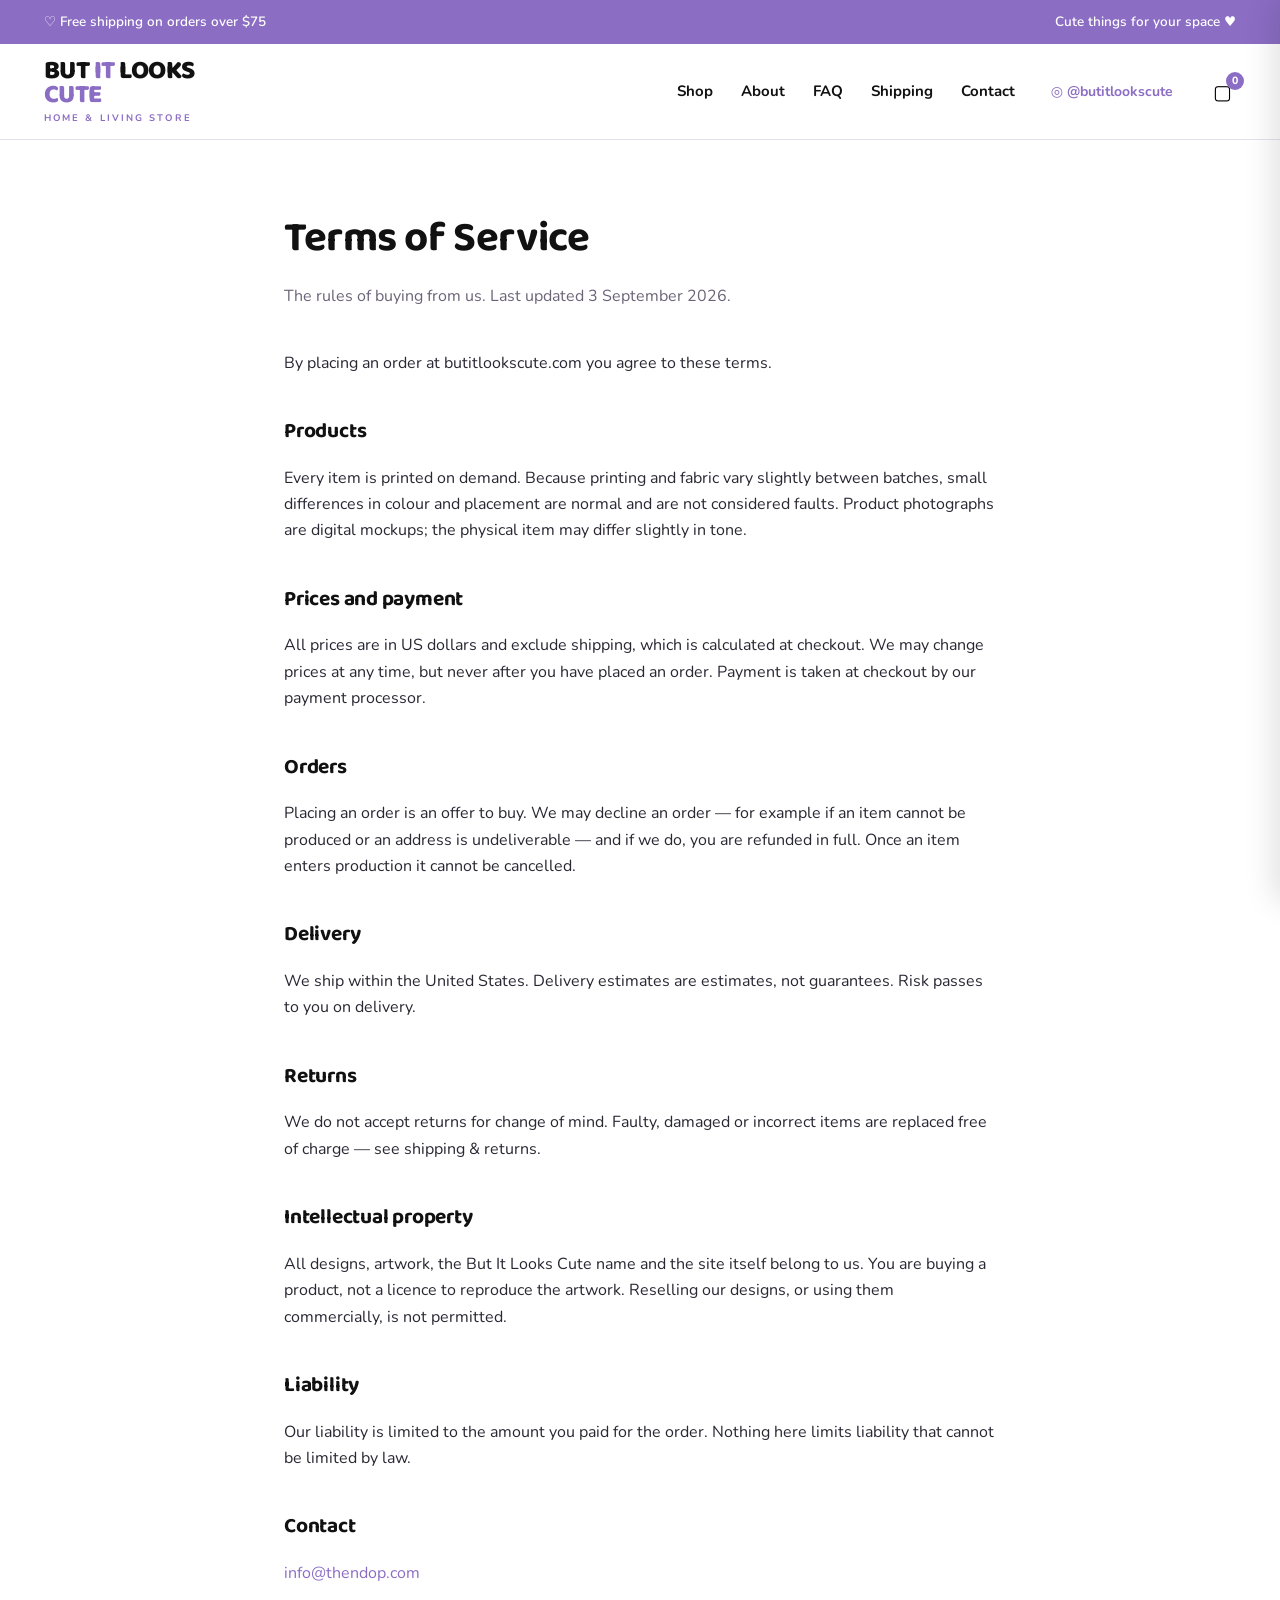
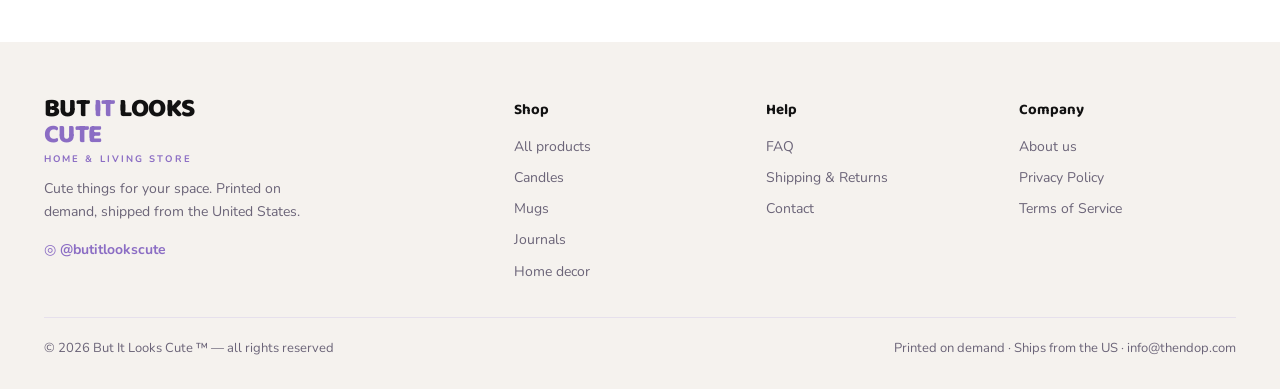
<file: terms.html>
<!doctype html>
<html lang="en">
<head>
<meta charset="utf-8">
<meta name="viewport" content="width=device-width, initial-scale=1">
<title>Terms of Service — But It Looks Cute</title>
<meta name="description" content="The rules of buying from us. Last updated 3 September 2026.">
<link rel="preconnect" href="https://fonts.googleapis.com">
<link rel="preconnect" href="https://fonts.gstatic.com" crossorigin>
<link rel="stylesheet" href="https://fonts.googleapis.com/css2?family=Baloo+2:wght@600;700;800&family=Nunito:wght@400;600;700;800&display=swap">
<link rel="stylesheet" href="/style.css">
<link rel="canonical" href="https://butitlookscute.com/terms.html">
<meta name="robots" content="index, follow, max-image-preview:large">
<meta name="theme-color" content="#8B6DC4">
<meta property="og:type" content="website">
<meta property="og:site_name" content="But It Looks Cute">
<meta property="og:title" content="Terms of Service — But It Looks Cute">
<meta property="og:description" content="The rules of buying from us. Last updated 3 September 2026.">
<meta property="og:url" content="https://butitlookscute.com/terms.html">
<meta property="og:image" content="https://butitlookscute.com/img/banner-1.jpg">
<meta property="og:image:width" content="1672">
<meta property="og:image:height" content="941">
<meta name="twitter:card" content="summary_large_image">
<meta name="twitter:title" content="Terms of Service — But It Looks Cute">
<meta name="twitter:description" content="The rules of buying from us. Last updated 3 September 2026.">
<meta name="twitter:image" content="https://butitlookscute.com/img/banner-1.jpg">
<script type="application/ld+json">{
 "@context":"https://schema.org","@type":"OnlineStore",
 "name":"But It Looks Cute","alternateName":"butitlookscute",
 "url":"https://butitlookscute.com/","logo":"https://butitlookscute.com/img/banner-1.jpg",
 "image":"https://butitlookscute.com/img/banner-1.jpg",
 "description":"Cute things for your space. Playful home and living products — mugs, candles, journals, pillows and desk mats. Printed on demand, shipped from the US.",
 "email":"info@thendop.com","sameAs":["https://instagram.com/butitlookscute"],
 "areaServed":{"@type":"Country","name":"United States"},
 "currenciesAccepted":"USD","paymentAccepted":"Credit Card"
}</script>
<script>window.MAGAZA_API="https://api.butitlookscute.com";</script>
</head>
<body>
<div class="ribbon"><div class="wrap">
  <span>♡ Free shipping on orders over $75</span>
  <span>Cute things for your space ♥</span>
</div></div>
<header><div class="wrap">
  <a class="logo" href="/">BUT <span class="p">IT</span> LOOKS<br><span class="p">CUTE</span><small>HOME &amp; LIVING STORE</small></a>
  <nav><a href="/">Shop</a><a href="/about.html">About</a><a href="/faq.html">FAQ</a><a href="/shipping.html">Shipping</a><a href="/contact.html">Contact</a></nav>
  <a class="ig" href="https://instagram.com/butitlookscute" target="_blank" rel="noopener">◎ @butitlookscute</a>
  <button class="sepet-dugme" id="sepetAc" aria-label="Basket">▢<b id="sepetSayi">0</b></button>
</div></header>

<aside class="cekmece" id="cekmece" aria-label="Shopping basket">
  <header><h3>Your basket</h3><button class="kapat" id="sepetKapat" aria-label="Close" style="position:static">×</button></header>
  <div class="liste" id="sepetListe"></div>
  <div class="alt">
    <div class="toplam"><span>Subtotal</span><span id="sepetToplam">$0.00</span></div>
    <p class="kargo-not" id="kargoNot">Free shipping on orders over $75</p>
    <button class="btn btn-fill" id="odeme">CHECKOUT →</button>
  </div>
</aside>
<div class="doc"><h1>Terms of Service</h1><p class="kicik">The rules of buying from us. Last updated 3 September 2026.</p>
<p>By placing an order at butitlookscute.com you agree to these terms.</p>

<h2>Products</h2>
<p>Every item is printed on demand. Because printing and fabric vary slightly between
batches, small differences in colour and placement are normal and are not considered
faults. Product photographs are digital mockups; the physical item may differ slightly
in tone.</p>

<h2>Prices and payment</h2>
<p>All prices are in US dollars and exclude shipping, which is calculated at checkout.
We may change prices at any time, but never after you have placed an order. Payment is
taken at checkout by our payment processor.</p>

<h2>Orders</h2>
<p>Placing an order is an offer to buy. We may decline an order — for example if an item
cannot be produced or an address is undeliverable — and if we do, you are refunded in
full. Once an item enters production it cannot be cancelled.</p>

<h2>Delivery</h2>
<p>We ship within the United States. Delivery estimates are estimates, not guarantees.
Risk passes to you on delivery.</p>

<h2>Returns</h2>
<p>We do not accept returns for change of mind. Faulty, damaged or incorrect items are
replaced free of charge — see <a href="/shipping.html">shipping &amp; returns</a>.</p>

<h2>Intellectual property</h2>
<p>All designs, artwork, the But It Looks Cute name and the site itself belong to us. You
are buying a product, not a licence to reproduce the artwork. Reselling our designs, or
using them commercially, is not permitted.</p>

<h2>Liability</h2>
<p>Our liability is limited to the amount you paid for the order. Nothing here limits
liability that cannot be limited by law.</p>

<h2>Contact</h2>
<p><a href="mailto:info@thendop.com" style="color:var(--lav)">info@thendop.com</a></p>
</div><footer><div class="wrap">
  <div class="fgrid">
    <div>
      <a class="logo" href="/">BUT <span class="p">IT</span> LOOKS<br><span class="p">CUTE</span><small>HOME &amp; LIVING STORE</small></a>
      <p style="color:var(--mute);margin-top:14px;max-width:34ch">
        Cute things for your space. Printed on demand, shipped from the United States.</p>
      <p style="margin-top:12px"><a class="ig" href="https://instagram.com/butitlookscute" target="_blank" rel="noopener">◎ @butitlookscute</a></p>
    </div>
    <div><h5>Shop</h5><ul>
      <li><a href="/#shop">All products</a></li><li><a href="/#shop">Candles</a></li>
      <li><a href="/#shop">Mugs</a></li><li><a href="/#shop">Journals</a></li>
      <li><a href="/#shop">Home decor</a></li></ul></div>
    <div><h5>Help</h5><ul>
      <li><a href="/faq.html">FAQ</a></li><li><a href="/shipping.html">Shipping &amp; Returns</a></li>
      <li><a href="/contact.html">Contact</a></li></ul></div>
    <div><h5>Company</h5><ul>
      <li><a href="/about.html">About us</a></li><li><a href="/privacy.html">Privacy Policy</a></li>
      <li><a href="/terms.html">Terms of Service</a></li></ul></div>
  </div>
  <div class="fbot">
    <span>© 2026 But It Looks Cute ™ — all rights reserved</span>
    <span>Printed on demand · Ships from the US · <a href="mailto:info@thendop.com">info@thendop.com</a></span>
  </div>
</div></footer>
<script src="/sepet.js" defer></script>
</body></html>
</file>
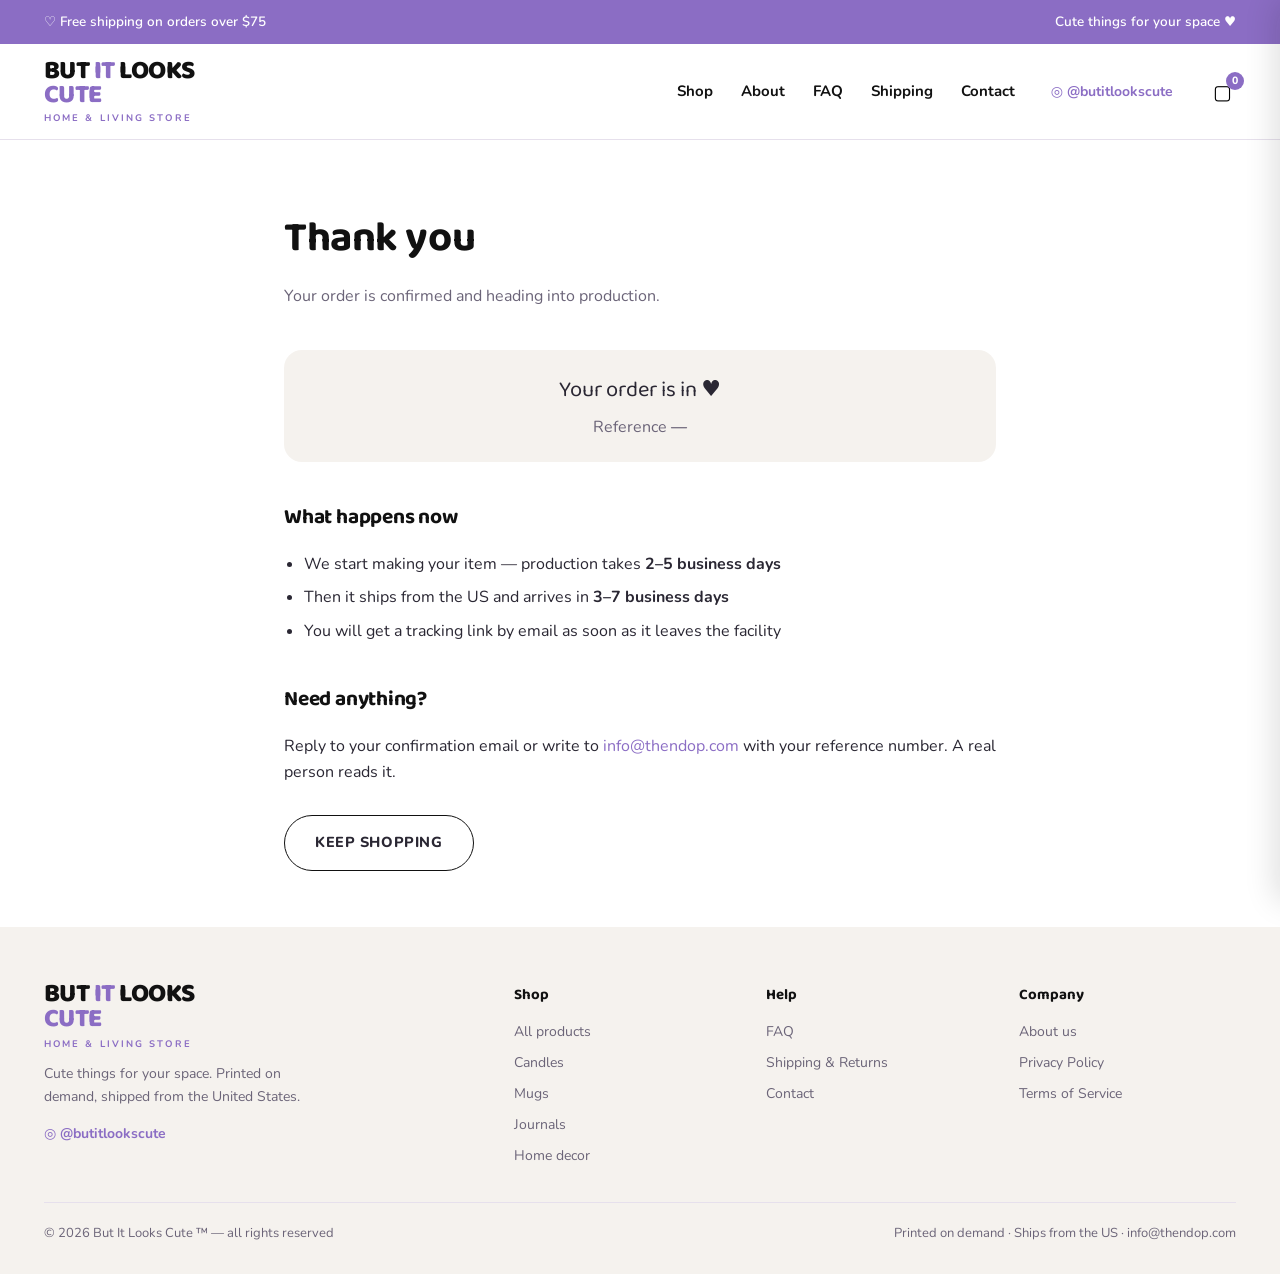
<file: thanks.html>
<!doctype html>
<html lang="en">
<head>
<meta charset="utf-8">
<meta name="viewport" content="width=device-width, initial-scale=1">
<title>Thank you — But It Looks Cute</title>
<meta name="description" content="Your order is confirmed and heading into production.">
<link rel="preconnect" href="https://fonts.googleapis.com">
<link rel="preconnect" href="https://fonts.gstatic.com" crossorigin>
<link rel="stylesheet" href="https://fonts.googleapis.com/css2?family=Baloo+2:wght@600;700;800&family=Nunito:wght@400;600;700;800&display=swap">
<link rel="stylesheet" href="/style.css">
<script>window.MAGAZA_API="https://api.butitlookscute.com";</script>
</head>
<body>
<div class="ribbon"><div class="wrap">
  <span>♡ Free shipping on orders over $75</span>
  <span>Cute things for your space ♥</span>
</div></div>
<header><div class="wrap">
  <a class="logo" href="/">BUT <span class="p">IT</span> LOOKS<br><span class="p">CUTE</span><small>HOME &amp; LIVING STORE</small></a>
  <nav><a href="/">Shop</a><a href="/about.html">About</a><a href="/faq.html">FAQ</a><a href="/shipping.html">Shipping</a><a href="/contact.html">Contact</a></nav>
  <a class="ig" href="https://instagram.com/butitlookscute" target="_blank" rel="noopener">◎ @butitlookscute</a>
  <button class="sepet-dugme" id="sepetAc" aria-label="Basket">▢<b id="sepetSayi">0</b></button>
</div></header>

<aside class="cekmece" id="cekmece" aria-label="Shopping basket">
  <header><h3>Your basket</h3><button class="kapat" id="sepetKapat" aria-label="Close" style="position:static">×</button></header>
  <div class="liste" id="sepetListe"></div>
  <div class="alt">
    <div class="toplam"><span>Subtotal</span><span id="sepetToplam">$0.00</span></div>
    <p class="kargo-not" id="kargoNot">Free shipping on orders over $75</p>
    <button class="btn btn-fill" id="odeme">CHECKOUT →</button>
  </div>
</aside>
<div class="doc"><h1>Thank you</h1><p class="kicik">Your order is confirmed and heading into production.</p>
<div class="kutu" style="text-align:center">
  <p style="font-size:22px;font-family:var(--display);margin:0 0 6px">Your order is in ♥</p>
  <p style="margin:0;color:var(--mute)">Reference <strong id="ref">—</strong></p>
</div>
<h2>What happens now</h2>
<ul>
  <li>We start making your item — production takes <strong>2–5 business days</strong></li>
  <li>Then it ships from the US and arrives in <strong>3–7 business days</strong></li>
  <li>You will get a tracking link by email as soon as it leaves the facility</li>
</ul>
<div id="durum" style="margin:26px 0"></div>
<h2>Need anything?</h2>
<p>Reply to your confirmation email or write to
<a href="mailto:info@thendop.com" style="color:var(--lav)">info@thendop.com</a>
with your reference number. A real person reads it.</p>
<p style="margin-top:30px"><a class="btn btn-out" href="/#shop">KEEP SHOPPING</a></p>
<script>
(function () {
  var p = new URLSearchParams(location.search), ref = p.get('ref');
  if (ref) document.getElementById('ref').textContent = ref;
  try { localStorage.removeItem('bilc_sepet'); } catch (e) {}
  if (!ref) return;
  fetch((window.MAGAZA_API || '') + '/api/siparis?ref=' + encodeURIComponent(ref))
    .then(function (r) { return r.json(); })
    .then(function (j) {
      if (!j || j.hata) return;
      var t = j.kargo && j.kargo.kargo && j.kargo.kargo[0];
      document.getElementById('durum').innerHTML = '<div class="kutu"><p style="margin:0"><strong>Status:</strong> ' +
        (j.durum === 'uretimde' ? 'In production' : j.durum) +
        (t && t.takip ? ' · tracking <a href="' + (t.url || '#') + '" style="color:var(--lav)">' + t.takip + '</a>' : '') +
        '</p></div>';
    }).catch(function () {});
})();
</script>
</div><footer><div class="wrap">
  <div class="fgrid">
    <div>
      <a class="logo" href="/">BUT <span class="p">IT</span> LOOKS<br><span class="p">CUTE</span><small>HOME &amp; LIVING STORE</small></a>
      <p style="color:var(--mute);margin-top:14px;max-width:34ch">
        Cute things for your space. Printed on demand, shipped from the United States.</p>
      <p style="margin-top:12px"><a class="ig" href="https://instagram.com/butitlookscute" target="_blank" rel="noopener">◎ @butitlookscute</a></p>
    </div>
    <div><h5>Shop</h5><ul>
      <li><a href="/#shop">All products</a></li><li><a href="/#shop">Candles</a></li>
      <li><a href="/#shop">Mugs</a></li><li><a href="/#shop">Journals</a></li>
      <li><a href="/#shop">Home decor</a></li></ul></div>
    <div><h5>Help</h5><ul>
      <li><a href="/faq.html">FAQ</a></li><li><a href="/shipping.html">Shipping &amp; Returns</a></li>
      <li><a href="/contact.html">Contact</a></li></ul></div>
    <div><h5>Company</h5><ul>
      <li><a href="/about.html">About us</a></li><li><a href="/privacy.html">Privacy Policy</a></li>
      <li><a href="/terms.html">Terms of Service</a></li></ul></div>
  </div>
  <div class="fbot">
    <span>© 2026 But It Looks Cute ™ — all rights reserved</span>
    <span>Printed on demand · Ships from the US · <a href="mailto:info@thendop.com">info@thendop.com</a></span>
  </div>
</div></footer>
<script src="/sepet.js" defer></script>
</body></html>
</file>
<file: style.css>
:root{
  --lav:#8B6DC4; --lav-2:#A78BD0; --lav-3:#C9B8E0; --lav-4:#EDE6F6;
  --ink:#111111; --cream:#F5F2EE; --paper:#FFFFFF; --mute:#6B6478;
  --line:#E6E0EC; --radius:18px; --shadow:0 2px 20px rgba(17,17,17,.06);
  --display:"Baloo 2","Trebuchet MS",system-ui,sans-serif;
  --body:"Nunito",system-ui,-apple-system,sans-serif;
}
*{box-sizing:border-box}
body{margin:0;background:var(--paper);color:var(--ink);font-family:var(--body);font-size:16px;line-height:1.65}
img{max-width:100%;display:block}
a{color:inherit;text-decoration:none}
.wrap{max-width:1240px;margin:0 auto;padding:0 24px}
.ribbon{background:var(--lav);color:#fff;font-size:13.5px;font-weight:600}
.ribbon .wrap{display:flex;justify-content:space-between;align-items:center;padding:11px 24px;gap:16px}
header{background:var(--paper);border-bottom:1px solid var(--line);position:sticky;top:0;z-index:40}
header .wrap{display:flex;align-items:center;gap:36px;padding-top:16px;padding-bottom:16px}
.logo{font-family:var(--display);font-weight:800;line-height:.92;letter-spacing:-.02em;font-size:26px;white-space:nowrap}
.logo .p{color:var(--lav)}
.logo small{display:block;font-family:var(--body);font-size:9.5px;font-weight:700;letter-spacing:.22em;color:var(--lav);margin-top:6px}
nav{display:flex;gap:28px;font-weight:700;font-size:15px;margin-left:auto}
nav a:hover,nav a[aria-current]{color:var(--lav)}
.ig{display:inline-flex;align-items:center;gap:7px;font-weight:700;font-size:14px;color:var(--lav)}
h1,h2,h3{font-family:var(--display);letter-spacing:-.01em;text-wrap:balance}
section{padding:70px 0}
.sec-title{text-align:center;font-size:clamp(24px,3vw,32px);margin:0 0 8px}
.sec-sub{text-align:center;color:var(--mute);margin:0 0 40px}
.btn{display:inline-block;border-radius:999px;padding:15px 30px;font-weight:800;font-size:14.5px;
  letter-spacing:.04em;border:1.5px solid transparent;transition:transform .15s ease;cursor:pointer}
.btn:hover{transform:translateY(-2px)}
.btn-fill{background:var(--lav);color:#fff}
.btn-out{background:var(--paper);border-color:var(--ink)}
.prods{display:grid;grid-template-columns:repeat(4,1fr);gap:22px}
.card{border:1px solid var(--line);border-radius:var(--radius);overflow:hidden;background:var(--paper);
  transition:transform .18s ease,box-shadow .18s ease;cursor:pointer;text-align:left}
.card:hover{transform:translateY(-4px);box-shadow:var(--shadow)}
.card .ph{aspect-ratio:1;background:var(--cream);overflow:hidden}
.card .ph img{width:100%;height:100%;object-fit:cover}
.card .body{padding:15px 17px 19px}
.card h3{font-size:15.5px;margin:0 0 4px;line-height:1.3}
.card .dz{font-size:11.5px;color:var(--lav);font-weight:800;letter-spacing:.06em;text-transform:uppercase}
.card .pr{font-weight:800;margin-top:9px;font-size:16px}
.card .say{font-size:12px;color:var(--mute);margin-top:2px}
footer{background:var(--cream);padding:56px 0 30px;font-size:14px;margin-top:20px}
.fgrid{display:grid;grid-template-columns:2fr 1fr 1fr 1fr;gap:36px}
footer h5{font-family:var(--display);font-size:15px;margin:0 0 12px}
footer ul{list-style:none;margin:0;padding:0;display:grid;gap:8px;color:var(--mute)}
footer a:hover{color:var(--lav)}
.fbot{border-top:1px solid var(--line);margin-top:34px;padding-top:20px;display:flex;
  justify-content:space-between;gap:16px;color:var(--mute);font-size:13px;flex-wrap:wrap}
/* --- icerik sayfalari --- */
.doc{max-width:760px;margin:0 auto;padding:64px 24px 20px}
.doc h1{font-size:clamp(30px,4vw,42px);margin:0 0 10px}
.doc .kicik{color:var(--mute);margin:0 0 40px}
.doc h2{font-size:21px;margin:38px 0 10px}
.doc p,.doc li{color:#2A2733}
.doc ul{padding-left:20px;display:grid;gap:7px}
.doc .kutu{background:var(--cream);border-radius:var(--radius);padding:22px 26px;margin:26px 0}
.doc .kutu p:last-child{margin-bottom:0}
/* --- urun penceresi --- */
.perde{position:fixed;inset:0;background:rgba(17,17,17,.55);display:none;z-index:60;
  padding:24px;overflow:auto}
.perde[data-acik]{display:block}
.pencere{background:var(--paper);border-radius:22px;max-width:1020px;margin:24px auto;overflow:hidden;
  display:grid;grid-template-columns:1.15fr 1fr}
.galeri{background:var(--cream);padding:20px}
.buyuk{aspect-ratio:1;border-radius:14px;overflow:hidden;background:var(--paper)}
.buyuk img{width:100%;height:100%;object-fit:cover}
.kucukler{display:grid;grid-template-columns:repeat(5,1fr);gap:8px;margin-top:12px}
.kucukler button{padding:0;border:2px solid transparent;border-radius:9px;overflow:hidden;
  background:var(--paper);cursor:pointer;aspect-ratio:1}
.kucukler button[aria-current]{border-color:var(--lav)}
.kucukler img{width:100%;height:100%;object-fit:cover}
.detay{padding:32px 34px}
.detay .dz{font-size:11.5px;color:var(--lav);font-weight:800;letter-spacing:.06em;text-transform:uppercase}
.detay h2{font-size:25px;margin:6px 0 6px}
.detay .fiyat{font-size:24px;font-weight:800;margin:14px 0 18px}
.detay ul{list-style:none;padding:0;margin:0 0 22px;display:grid;gap:8px;color:var(--mute);font-size:14.5px}
.detay li::before{content:"♥ ";color:var(--lav-2)}
.kapat{position:absolute;top:14px;right:18px;background:var(--paper);border:1px solid var(--line);
  width:38px;height:38px;border-radius:50%;font-size:19px;cursor:pointer;line-height:1}
.perde .kutu{position:relative}
.not{font-size:13px;color:var(--mute);border-top:1px solid var(--line);padding-top:16px;margin-top:20px}
@media(max-width:960px){
  nav{display:none}
  .prods{grid-template-columns:repeat(2,1fr)}
  .pencere{grid-template-columns:1fr}
  .fgrid{grid-template-columns:1fr 1fr}
}
@media(max-width:560px){
  .prods{grid-template-columns:repeat(2,1fr);gap:12px}
  .card .body{padding:11px 12px 15px}
  .card h3{font-size:13.5px}
  .card .dz{font-size:10px}
  .card .pr{font-size:14.5px;margin-top:6px}
  .card .say{font-size:11px}
  section{padding:46px 0}
  .wrap{padding:0 14px}
}
@media(max-width:380px){ .prods{gap:9px} .card h3{font-size:12.5px} }

/* --- giris banner seridi --- */
.serit{position:relative;overflow:hidden;background:var(--cream)}
.kaydir{display:flex;transition:transform .6s cubic-bezier(.4,0,.2,1)}
.kaydir figure{margin:0;min-width:100%}
.kaydir img{width:100%;height:auto;display:block}
.serit .ok{position:absolute;top:50%;transform:translateY(-50%);background:rgba(255,255,255,.92);
  border:none;width:46px;height:46px;border-radius:50%;font-size:20px;cursor:pointer;
  box-shadow:0 2px 12px rgba(17,17,17,.14);display:grid;place-items:center;color:var(--ink)}
.serit .ok:hover{background:#fff}
.serit .sol{left:18px} .serit .sag{right:18px}
.noktalar{position:absolute;bottom:16px;left:0;right:0;display:flex;justify-content:center;gap:9px}
.noktalar button{width:9px;height:9px;border-radius:50%;border:none;background:rgba(17,17,17,.28);
  padding:0;cursor:pointer;transition:width .25s ease}
.noktalar button[aria-current]{background:var(--lav);width:26px;border-radius:5px}
@media(max-width:700px){ .serit .ok{width:36px;height:36px;font-size:16px} .serit .sol{left:8px} .serit .sag{right:8px} }

/* --- sepet --- */
.sepet-dugme{position:relative;background:none;border:none;font-size:20px;cursor:pointer;padding:4px}
.sepet-dugme b{position:absolute;top:-4px;right:-8px;background:var(--lav);color:#fff;font-size:10.5px;
  min-width:18px;height:18px;border-radius:9px;display:grid;place-items:center;font-family:var(--body);font-weight:800}
.cekmece{position:fixed;top:0;right:0;bottom:0;width:min(420px,100%);background:var(--paper);
  z-index:70;transform:translateX(100%);transition:transform .3s cubic-bezier(.4,0,.2,1);
  display:flex;flex-direction:column;box-shadow:-4px 0 30px rgba(17,17,17,.14)}
.cekmece[data-acik]{transform:translateX(0)}
.cekmece header{position:static;border:none;padding:22px 24px 16px;display:flex;
  justify-content:space-between;align-items:center;border-bottom:1px solid var(--line)}
.cekmece h3{margin:0;font-size:19px}
.cekmece .liste{flex:1;overflow:auto;padding:16px 24px}
.satir{display:grid;grid-template-columns:64px 1fr auto;gap:13px;align-items:center;
  padding:13px 0;border-bottom:1px solid var(--line)}
.satir img{width:64px;height:64px;object-fit:cover;border-radius:10px;background:var(--cream)}
.satir h4{margin:0 0 2px;font-family:var(--display);font-size:14.5px;line-height:1.25}
.satir .dz{font-size:11px;color:var(--lav);font-weight:800;letter-spacing:.05em;text-transform:uppercase}
.adet{display:flex;align-items:center;gap:8px;margin-top:6px}
.adet button{width:24px;height:24px;border:1px solid var(--line);background:var(--paper);
  border-radius:6px;cursor:pointer;font-size:14px;line-height:1}
.cekmece .alt{padding:20px 24px;border-top:1px solid var(--line);background:var(--cream)}
.toplam{display:flex;justify-content:space-between;font-weight:800;font-size:18px;margin-bottom:6px}
.kargo-not{font-size:13px;color:var(--mute);margin:0 0 16px}
.cekmece .btn{width:100%;text-align:center}
.bos{text-align:center;color:var(--mute);padding:50px 20px}

/* --- varyant secici --- */
.secim{margin:0 0 20px}
.secim label{display:block;font-size:12px;font-weight:800;letter-spacing:.06em;
  text-transform:uppercase;color:var(--mute);margin-bottom:7px}
.secim select{width:100%;padding:12px 14px;border:1.5px solid var(--line);border-radius:12px;
  font-family:var(--body);font-size:15px;font-weight:600;background:var(--paper);
  color:var(--ink);cursor:pointer;appearance:none;
  background-image:linear-gradient(45deg,transparent 50%,var(--lav) 50%),linear-gradient(135deg,var(--lav) 50%,transparent 50%);
  background-position:calc(100% - 20px) 52%,calc(100% - 14px) 52%;
  background-size:6px 6px,6px 6px;background-repeat:no-repeat}
.secim select:focus{outline:2px solid var(--lav);outline-offset:1px;border-color:var(--lav)}
.satir .vr{font-size:12px;color:var(--mute);margin-top:1px}

/* --- kategori filtresi --- */
.filtre{display:flex;flex-wrap:wrap;gap:9px;justify-content:center;margin:0 0 32px}
.filtre button{border:1.5px solid var(--line);background:var(--paper);color:var(--ink);
  border-radius:999px;padding:9px 18px;font-family:var(--body);font-weight:800;
  font-size:13px;cursor:pointer;transition:all .15s ease;white-space:nowrap}
.filtre button:hover{border-color:var(--lav)}
.filtre button[aria-current]{background:var(--lav);border-color:var(--lav);color:#fff}
.filtre .sayi{opacity:.6;font-weight:700;margin-left:5px}
.filtre-grup{display:flex;flex-wrap:wrap;gap:9px;justify-content:center}
.filtre-baslik{width:100%;text-align:center;font-size:11px;font-weight:800;
  letter-spacing:.1em;text-transform:uppercase;color:var(--mute);margin:0 0 4px}
.bos-sonuc{grid-column:1/-1;text-align:center;padding:50px 20px;color:var(--mute)}
@media(max-width:560px){
  .filtre{gap:7px;margin-bottom:24px}
  .filtre button{padding:8px 13px;font-size:12px}
}
</file>
